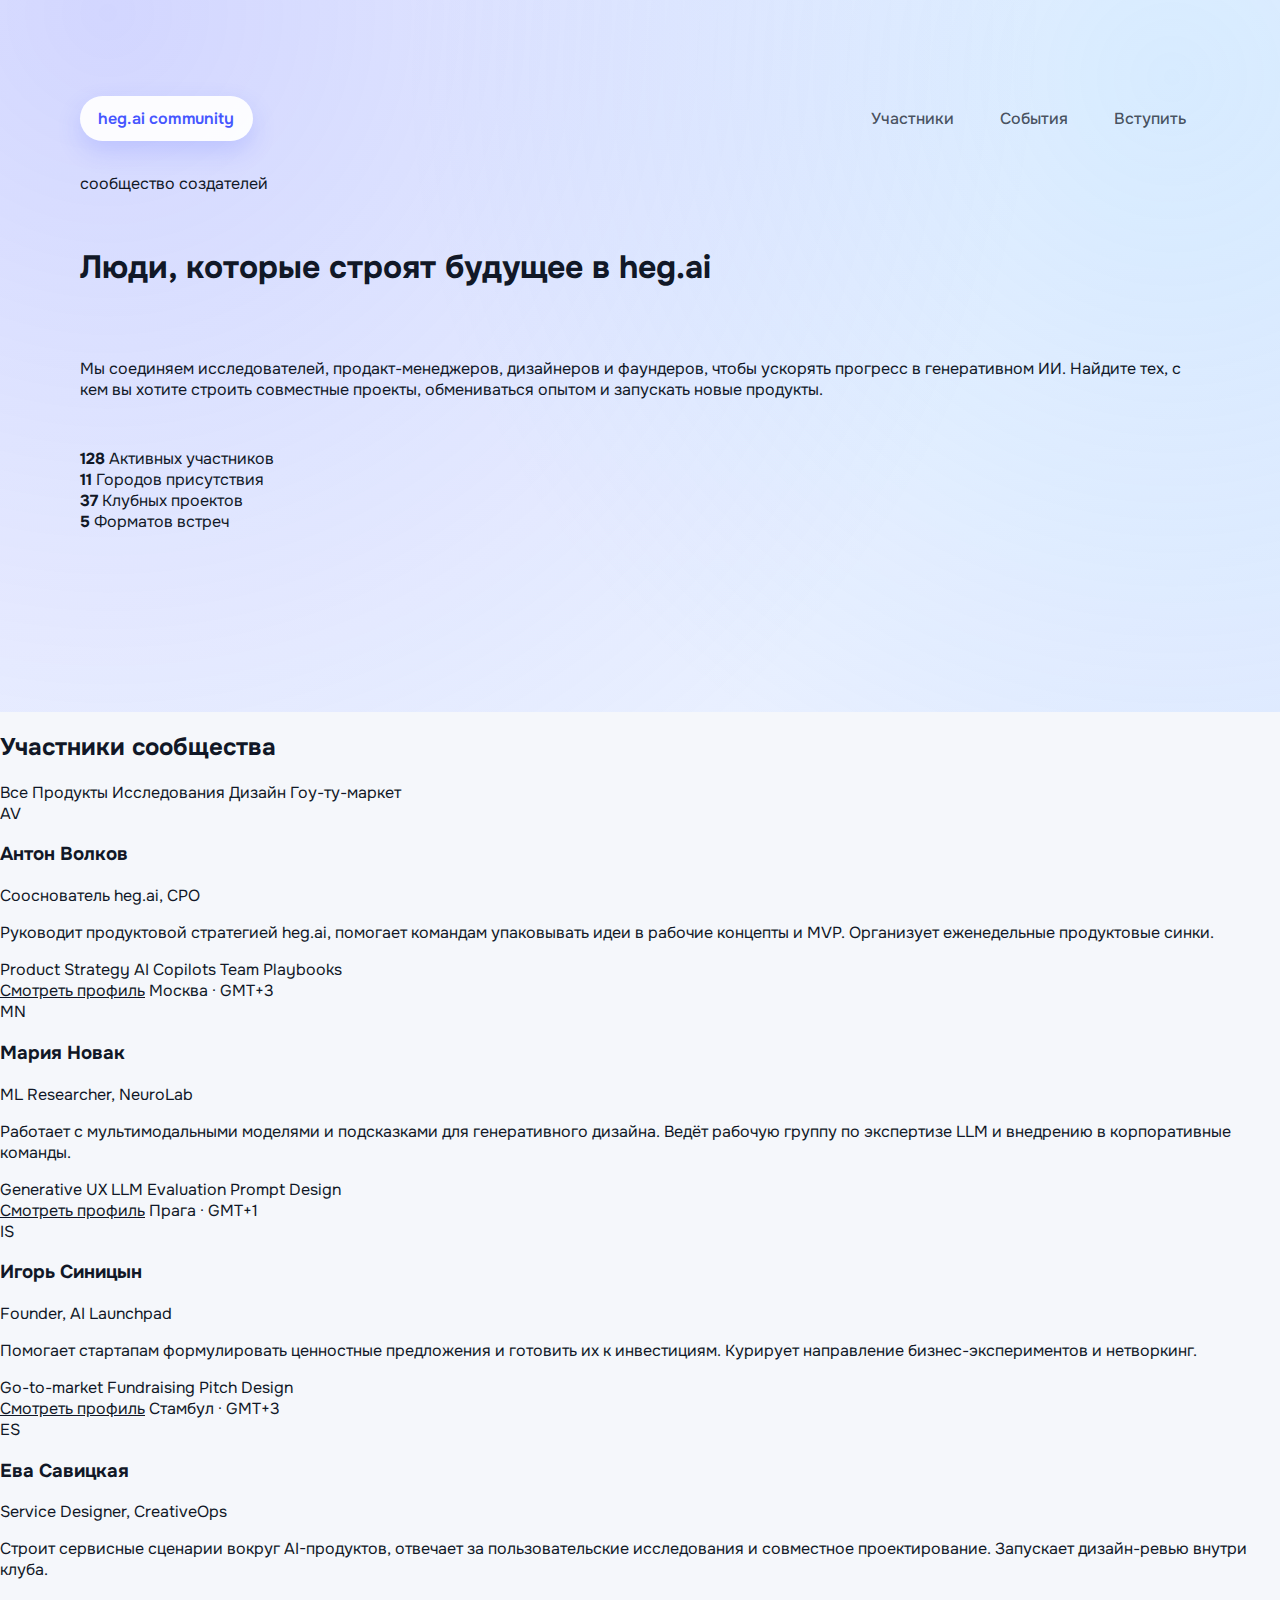
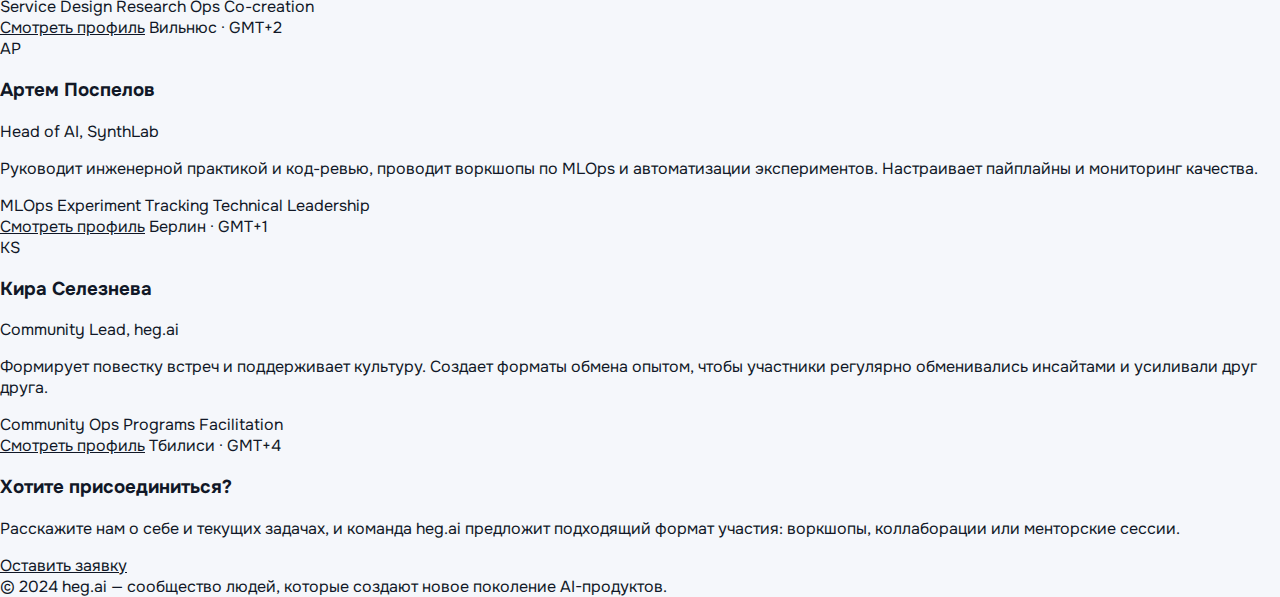
<file: index.html>
<!DOCTYPE html>
<html lang="ru">
  <head>
    <meta charset="UTF-8" />
    <meta name="viewport" content="width=device-width, initial-scale=1" />
    <title>Участники сообщества heg.ai</title>
    <link rel="preconnect" href="https://fonts.googleapis.com" />
    <link rel="preconnect" href="https://fonts.gstatic.com" crossorigin />
    <link
      href="https://fonts.googleapis.com/css2?family=Onest:wght@400;500;600;700&display=swap"
      rel="stylesheet"
    />
    <link rel="stylesheet" href="assets/styles.css" />
  </head>
  <body>
    <div class="page">
      <header>
        <div class="hero">
          <nav>
            <span class="logo">heg.ai community</span>
            <div class="nav-links">
              <a href="#participants">Участники</a>
              <a href="#events">События</a>
              <a href="#join">Вступить</a>
            </div>
          </nav>

          <div class="hero-eyebrow">сообщество создателей</div>
          <h1>Люди, которые строят будущее в heg.ai</h1>
          <p class="hero-description">
            Мы соединяем исследователей, продакт-менеджеров, дизайнеров и фаундеров,
            чтобы ускорять прогресс в генеративном ИИ. Найдите тех, с кем вы хотите
            строить совместные проекты, обмениваться опытом и запускать новые продукты.
          </p>

          <div class="hero-stats">
            <article class="stat-card">
              <strong>128</strong>
              <span>Активных участников</span>
            </article>
            <article class="stat-card">
              <strong>11</strong>
              <span>Городов присутствия</span>
            </article>
            <article class="stat-card">
              <strong>37</strong>
              <span>Клубных проектов</span>
            </article>
            <article class="stat-card">
              <strong>5</strong>
              <span>Форматов встреч</span>
            </article>
          </div>
        </div>
      </header>

      <main>
        <section id="participants" class="section">
          <div class="participants-surface">
            <div class="section-header">
              <h2>Участники сообщества</h2>
              <div class="filter-chips">
                <span class="chip is-active">Все</span>
                <span class="chip">Продукты</span>
                <span class="chip">Исследования</span>
                <span class="chip">Дизайн</span>
                <span class="chip">Гоу-ту-маркет</span>
              </div>
            </div>

            <div class="participants-grid">
            <article class="participant-card">
              <div class="participant-header">
                <div class="avatar">AV</div>
                <div>
                  <h3>Антон Волков</h3>
                  <p class="participant-role">Сооснователь heg.ai, CPO</p>
                </div>
              </div>
              <p>
                Руководит продуктовой стратегией heg.ai, помогает командам упаковывать идеи в
                рабочие концепты и MVP. Организует еженедельные продуктовые синки.
              </p>
              <div class="participant-tags">
                <span class="tag">Product Strategy</span>
                <span class="tag">AI Copilots</span>
                <span class="tag">Team Playbooks</span>
              </div>
              <div class="card-footer">
                <a href="participant.html">Смотреть профиль</a>
                <span>Москва · GMT+3</span>
              </div>
            </article>

            <article class="participant-card">
              <div class="participant-header">
                <div class="avatar">MN</div>
                <div>
                  <h3>Мария Новак</h3>
                  <p class="participant-role">ML Researcher, NeuroLab</p>
                </div>
              </div>
              <p>
                Работает с мультимодальными моделями и подсказками для генеративного дизайна.
                Ведёт рабочую группу по экспертизе LLM и внедрению в корпоративные команды.
              </p>
              <div class="participant-tags">
                <span class="tag">Generative UX</span>
                <span class="tag">LLM Evaluation</span>
                <span class="tag">Prompt Design</span>
              </div>
              <div class="card-footer">
                <a href="participant-maria-novak.html">Смотреть профиль</a>
                <span>Прага · GMT+1</span>
              </div>
            </article>

            <article class="participant-card">
              <div class="participant-header">
                <div class="avatar">IS</div>
                <div>
                  <h3>Игорь Синицын</h3>
                  <p class="participant-role">Founder, AI Launchpad</p>
                </div>
              </div>
              <p>
                Помогает стартапам формулировать ценностные предложения и готовить их к
                инвестициям. Курирует направление бизнес-экспериментов и нетворкинг.
              </p>
              <div class="participant-tags">
                <span class="tag">Go-to-market</span>
                <span class="tag">Fundraising</span>
                <span class="tag">Pitch Design</span>
              </div>
              <div class="card-footer">
                <a href="participant-igor-sinicyn.html">Смотреть профиль</a>
                <span>Стамбул · GMT+3</span>
              </div>
            </article>

            <article class="participant-card">
              <div class="participant-header">
                <div class="avatar">ES</div>
                <div>
                  <h3>Ева Савицкая</h3>
                  <p class="participant-role">Service Designer, CreativeOps</p>
                </div>
              </div>
              <p>
                Строит сервисные сценарии вокруг AI-продуктов, отвечает за пользовательские
                исследования и совместное проектирование. Запускает дизайн-ревью внутри клуба.
              </p>
              <div class="participant-tags">
                <span class="tag">Service Design</span>
                <span class="tag">Research Ops</span>
                <span class="tag">Co-creation</span>
              </div>
              <div class="card-footer">
                <a href="participant-eva-savitskaya.html">Смотреть профиль</a>
                <span>Вильнюс · GMT+2</span>
              </div>
            </article>

            <article class="participant-card">
              <div class="participant-header">
                <div class="avatar">AP</div>
                <div>
                  <h3>Артем Поспелов</h3>
                  <p class="participant-role">Head of AI, SynthLab</p>
                </div>
              </div>
              <p>
                Руководит инженерной практикой и код-ревью, проводит воркшопы по MLOps и
                автоматизации экспериментов. Настраивает пайплайны и мониторинг качества.
              </p>
              <div class="participant-tags">
                <span class="tag">MLOps</span>
                <span class="tag">Experiment Tracking</span>
                <span class="tag">Technical Leadership</span>
              </div>
              <div class="card-footer">
                <a href="participant-artem-pospelov.html">Смотреть профиль</a>
                <span>Берлин · GMT+1</span>
              </div>
            </article>

            <article class="participant-card">
              <div class="participant-header">
                <div class="avatar">KS</div>
                <div>
                  <h3>Кира Селезнева</h3>
                  <p class="participant-role">Community Lead, heg.ai</p>
                </div>
              </div>
              <p>
                Формирует повестку встреч и поддерживает культуру. Создает форматы обмена опытом,
                чтобы участники регулярно обменивались инсайтами и усиливали друг друга.
              </p>
              <div class="participant-tags">
                <span class="tag">Community Ops</span>
                <span class="tag">Programs</span>
                <span class="tag">Facilitation</span>
              </div>
              <div class="card-footer">
                <a href="participant-kira-selezneva.html">Смотреть профиль</a>
                <span>Тбилиси · GMT+4</span>
              </div>
            </article>
            </div>

            <div id="join" class="callout">
              <div>
                <h3>Хотите присоединиться?</h3>
                <p>
                  Расскажите нам о себе и текущих задачах, и команда heg.ai предложит подходящий
                  формат участия: воркшопы, коллаборации или менторские сессии.
                </p>
              </div>
              <a href="mailto:hello@heg.ai">Оставить заявку</a>
            </div>
          </div>
        </section>
      </main>

      <footer>
        © 2024 heg.ai — сообщество людей, которые создают новое поколение AI-продуктов.
      </footer>
    </div>
  </body>
</html>
</file>
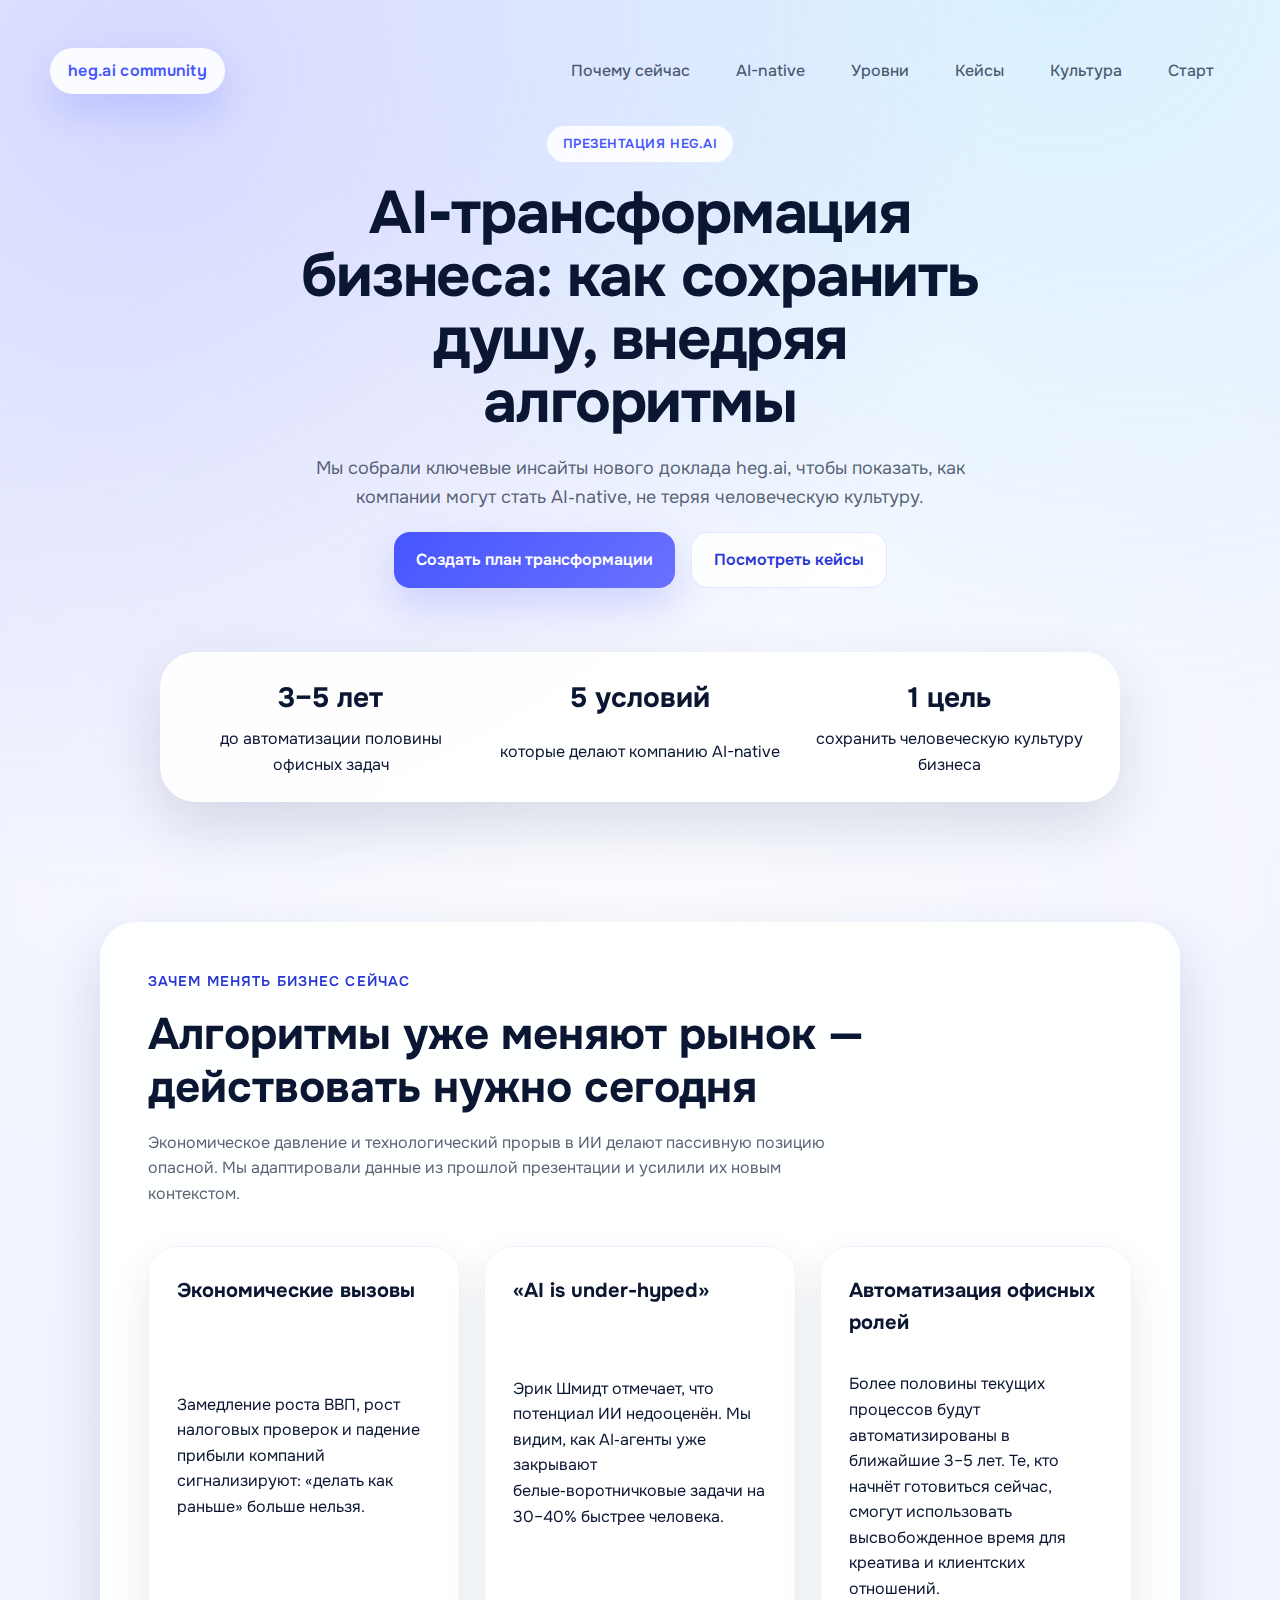
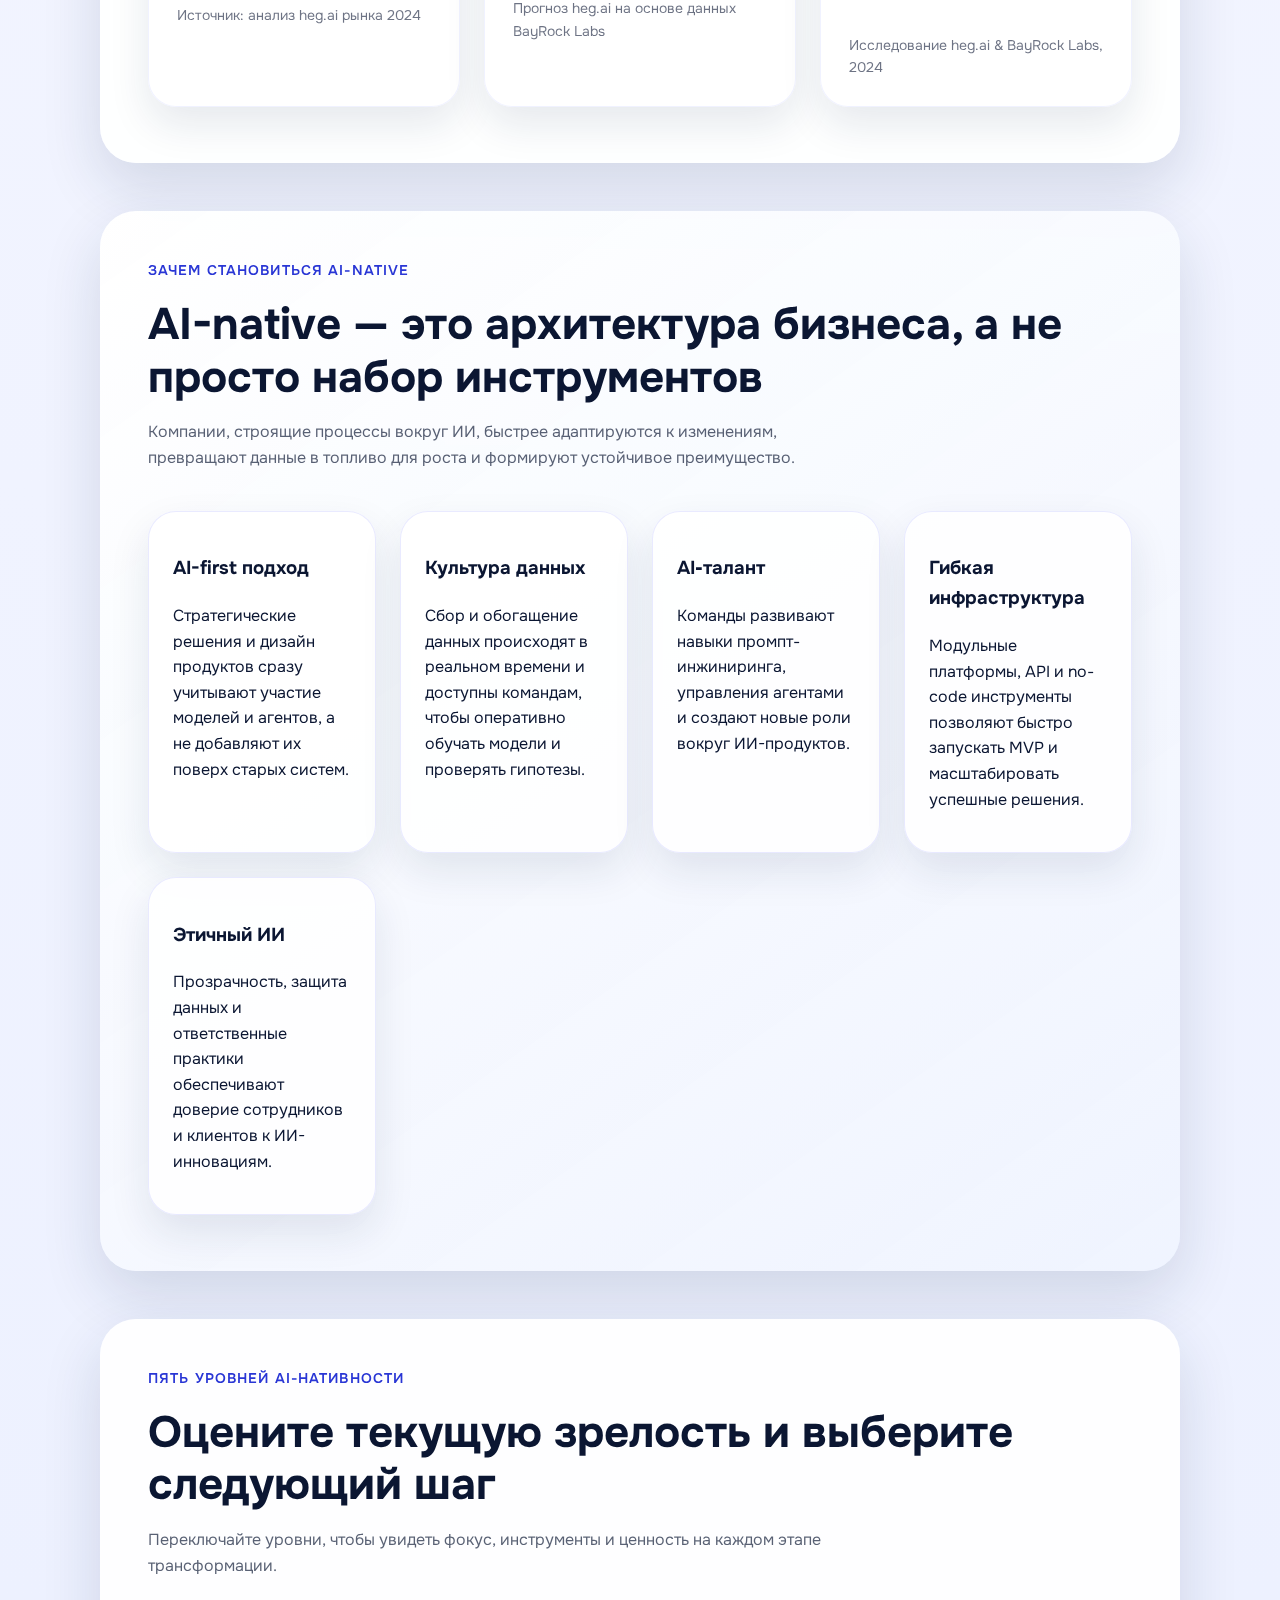
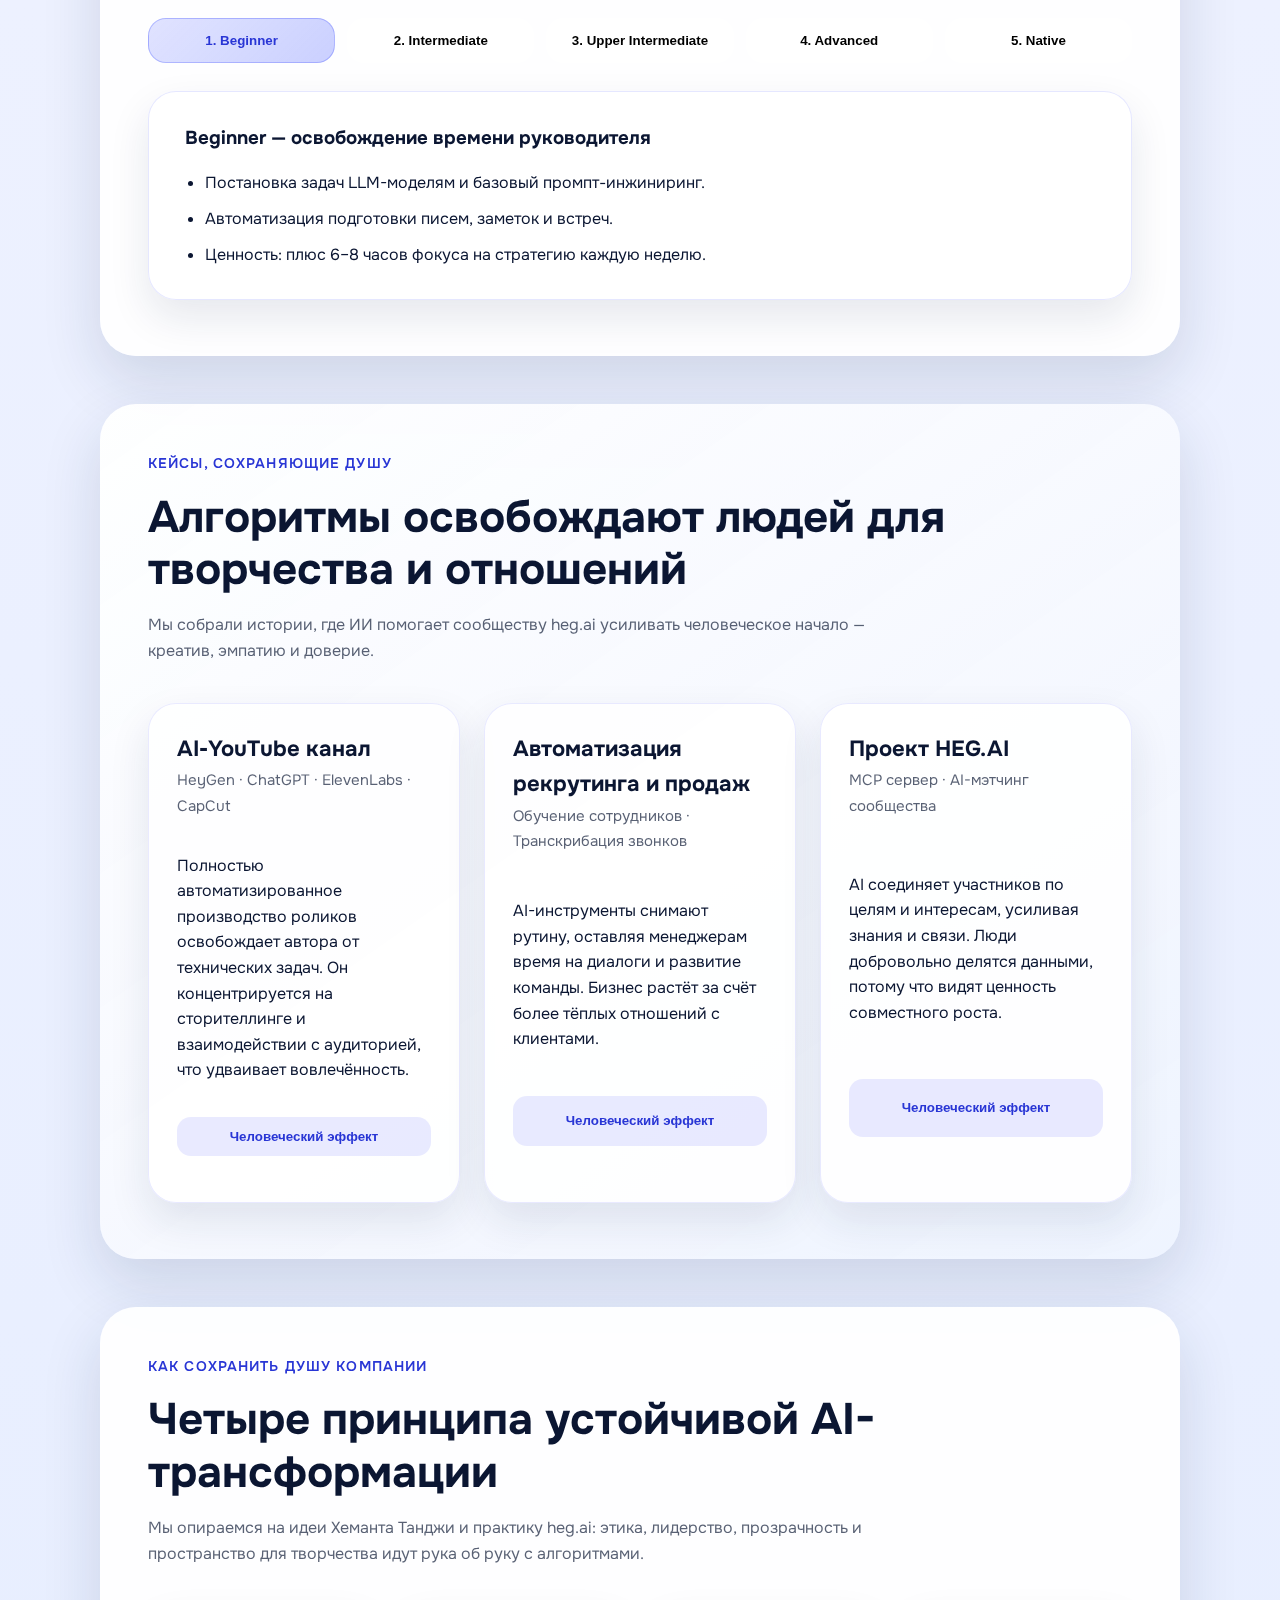
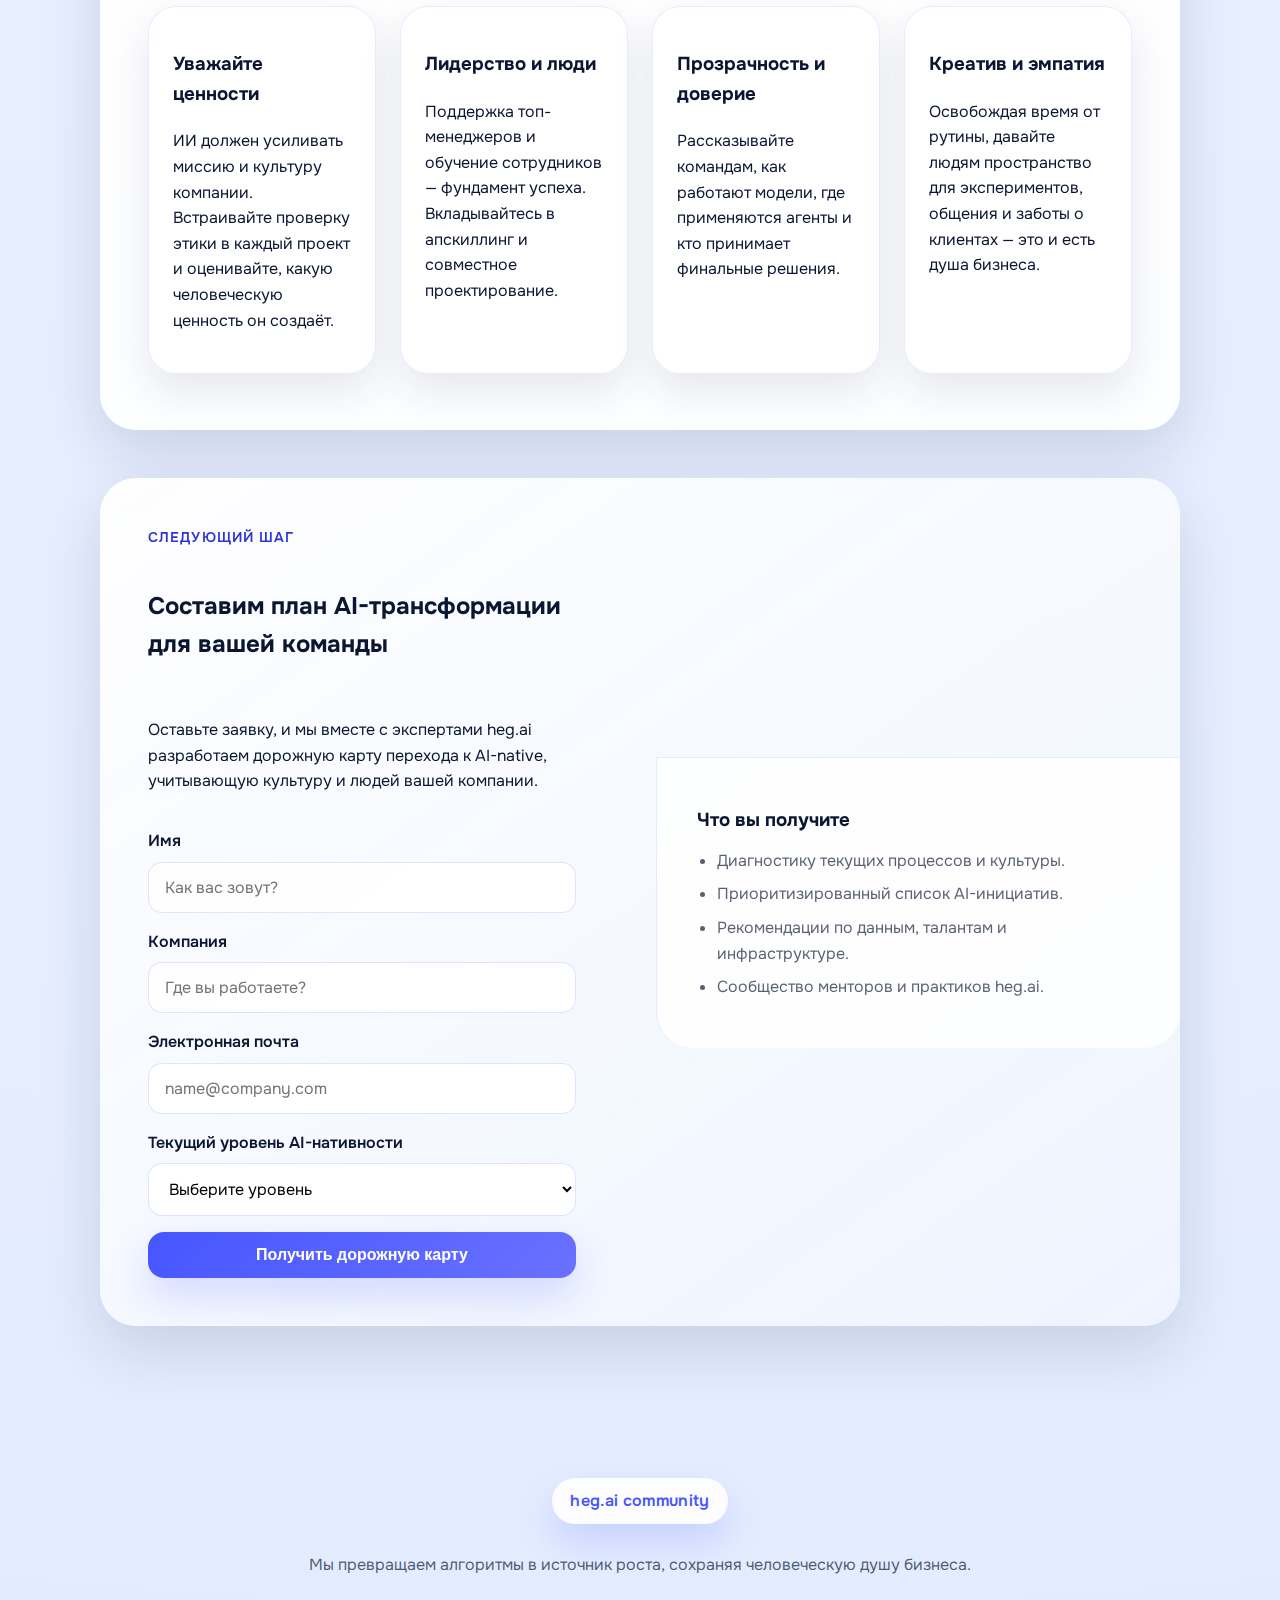
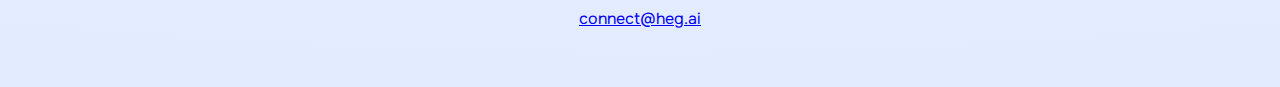
<file: ai-transformation.html>
<!DOCTYPE html>
<html lang="ru">
  <head>
    <meta charset="UTF-8" />
    <meta name="viewport" content="width=device-width, initial-scale=1" />
    <title>AI-трансформация бизнеса — heg.ai community</title>
    <link rel="preconnect" href="https://fonts.googleapis.com" />
    <link rel="preconnect" href="https://fonts.gstatic.com" crossorigin />
    <link
      href="https://fonts.googleapis.com/css2?family=Onest:wght@400;500;600;700&display=swap"
      rel="stylesheet"
    />
    <link rel="stylesheet" href="assets/transformation.css" />
  </head>
  <body>
    <div class="page">
      <header class="hero">
        <nav class="top-nav">
          <span class="logo">heg.ai community</span>
          <div class="nav-links">
            <a href="#why-now">Почему сейчас</a>
            <a href="#ai-native">AI-native</a>
            <a href="#levels">Уровни</a>
            <a href="#cases">Кейсы</a>
            <a href="#culture">Культура</a>
            <a href="#cta">Старт</a>
          </div>
        </nav>

        <div class="hero-content">
          <div class="hero-eyebrow">презентация heg.ai</div>
          <h1>AI‑трансформация бизнеса: как сохранить душу, внедряя алгоритмы</h1>
          <p>
            Мы собрали ключевые инсайты нового доклада heg.ai, чтобы показать, как
            компании могут стать AI‑native, не теряя человеческую культуру.
          </p>
          <div class="hero-actions">
            <a class="button button-primary" href="#cta">Создать план трансформации</a>
            <a class="button button-ghost" href="#cases">Посмотреть кейсы</a>
          </div>
        </div>

        <div class="hero-metrics">
          <article>
            <strong>3–5 лет</strong>
            <span>до автоматизации половины офисных задач</span>
          </article>
          <article>
            <strong>5 условий</strong>
            <span>которые делают компанию AI-native</span>
          </article>
          <article>
            <strong>1 цель</strong>
            <span>сохранить человеческую культуру бизнеса</span>
          </article>
        </div>
      </header>

      <main>
        <section id="why-now" class="section surface">
          <div class="section-header">
            <div class="eyebrow">Зачем менять бизнес сейчас</div>
            <h2>Алгоритмы уже меняют рынок — действовать нужно сегодня</h2>
            <p>
              Экономическое давление и технологический прорыв в ИИ делают пассивную
              позицию опасной. Мы адаптировали данные из прошлой презентации и
              усилили их новым контекстом.
            </p>
          </div>

          <div class="insight-grid">
            <article class="insight-card">
              <h3>Экономические вызовы</h3>
              <p>
                Замедление роста ВВП, рост налоговых проверок и падение прибыли
                компаний сигнализируют: «делать как раньше» больше нельзя.
              </p>
              <footer>Источник: анализ heg.ai рынка 2024</footer>
            </article>
            <article class="insight-card">
              <h3>«AI is under-hyped»</h3>
              <p>
                Эрик Шмидт отмечает, что потенциал ИИ недооценён. Мы видим, как AI‑агенты
                уже закрывают белые‑воротничковые задачи на 30–40% быстрее человека.
              </p>
              <footer>Прогноз heg.ai на основе данных BayRock Labs</footer>
            </article>
            <article class="insight-card">
              <h3>Автоматизация офисных ролей</h3>
              <p>
                Более половины текущих процессов будут автоматизированы в ближайшие 3–5 лет.
                Те, кто начнёт готовиться сейчас, смогут использовать высвобожденное время
                для креатива и клиентских отношений.
              </p>
              <footer>Исследование heg.ai &amp; BayRock Labs, 2024</footer>
            </article>
          </div>
        </section>

        <section id="ai-native" class="section surface gradient">
          <div class="section-header">
            <div class="eyebrow">Зачем становиться AI-native</div>
            <h2>AI-native — это архитектура бизнеса, а не просто набор инструментов</h2>
            <p>
              Компании, строящие процессы вокруг ИИ, быстрее адаптируются к изменениям,
              превращают данные в топливо для роста и формируют устойчивое преимущество.
            </p>
          </div>

          <div class="pillars">
            <article class="pillar">
              <h3>AI-first подход</h3>
              <p>
                Стратегические решения и дизайн продуктов сразу учитывают участие моделей
                и агентов, а не добавляют их поверх старых систем.
              </p>
            </article>
            <article class="pillar">
              <h3>Культура данных</h3>
              <p>
                Сбор и обогащение данных происходят в реальном времени и доступны командам,
                чтобы оперативно обучать модели и проверять гипотезы.
              </p>
            </article>
            <article class="pillar">
              <h3>AI‑талант</h3>
              <p>
                Команды развивают навыки промпт-инжиниринга, управления агентами и
                создают новые роли вокруг ИИ-продуктов.
              </p>
            </article>
            <article class="pillar">
              <h3>Гибкая инфраструктура</h3>
              <p>
                Модульные платформы, API и no-code инструменты позволяют быстро запускать
                MVP и масштабировать успешные решения.
              </p>
            </article>
            <article class="pillar">
              <h3>Этичный ИИ</h3>
              <p>
                Прозрачность, защита данных и ответственные практики обеспечивают доверие
                сотрудников и клиентов к ИИ-инновациям.
              </p>
            </article>
          </div>
        </section>

        <section id="levels" class="section surface">
          <div class="section-header">
            <div class="eyebrow">Пять уровней AI-нативности</div>
            <h2>Оцените текущую зрелость и выберите следующий шаг</h2>
            <p>
              Переключайте уровни, чтобы увидеть фокус, инструменты и ценность на каждом
              этапе трансформации.
            </p>
          </div>

          <div class="levels">
            <div class="level-tabs" role="tablist">
              <button
                id="level-tab-1"
                class="level-tab is-active"
                data-level="1"
                role="tab"
                aria-selected="true"
                aria-controls="level-panel-1"
              >
                1. Beginner
              </button>
              <button
                id="level-tab-2"
                class="level-tab"
                data-level="2"
                role="tab"
                aria-selected="false"
                aria-controls="level-panel-2"
                tabindex="-1"
              >
                2. Intermediate
              </button>
              <button
                id="level-tab-3"
                class="level-tab"
                data-level="3"
                role="tab"
                aria-selected="false"
                aria-controls="level-panel-3"
                tabindex="-1"
              >
                3. Upper Intermediate
              </button>
              <button
                id="level-tab-4"
                class="level-tab"
                data-level="4"
                role="tab"
                aria-selected="false"
                aria-controls="level-panel-4"
                tabindex="-1"
              >
                4. Advanced
              </button>
              <button
                id="level-tab-5"
                class="level-tab"
                data-level="5"
                role="tab"
                aria-selected="false"
                aria-controls="level-panel-5"
                tabindex="-1"
              >
                5. Native
              </button>
            </div>
            <div class="level-panels">
              <article
                class="level-panel is-active"
                data-level="1"
                id="level-panel-1"
                role="tabpanel"
                aria-labelledby="level-tab-1"
              >
                <h3>Beginner — освобождение времени руководителя</h3>
                <ul>
                  <li>Постановка задач LLM-моделям и базовый промпт-инжиниринг.</li>
                  <li>Автоматизация подготовки писем, заметок и встреч.</li>
                  <li>Ценность: плюс 6–8 часов фокуса на стратегию каждую неделю.</li>
                </ul>
              </article>
              <article
                class="level-panel"
                data-level="2"
                id="level-panel-2"
                role="tabpanel"
                aria-labelledby="level-tab-2"
                hidden
              >
                <h3>Intermediate — специализированные инструменты</h3>
                <ul>
                  <li>Gamma, Tome, Perplexity и другие сервисы ускоряют исследования.</li>
                  <li>Создание презентаций и материалов в 2 раза быстрее.</li>
                  <li>Ценность: рост скорости вывода инициатив на рынок.</li>
                </ul>
              </article>
              <article
                class="level-panel"
                data-level="3"
                id="level-panel-3"
                role="tabpanel"
                aria-labelledby="level-tab-3"
                hidden
              >
                <h3>Upper Intermediate — без-кодовые автоматизации</h3>
                <ul>
                  <li>n8n, Make.com и автопайплайны устраняют человеческий фактор.</li>
                  <li>Стандартизация процессов продаж, рекрутинга и поддержки.</li>
                  <li>Ценность: стабильное качество сервиса при масштабировании.</li>
                </ul>
              </article>
              <article
                class="level-panel"
                data-level="4"
                id="level-panel-4"
                role="tabpanel"
                aria-labelledby="level-tab-4"
                hidden
              >
                <h3>Advanced — быстрые MVP с AI-редакторами кода</h3>
                <ul>
                  <li>Запуск внутренних инструментов за дни, а не месяцы.</li>
                  <li>Гибкое тестирование гипотез благодаря генеративным дев-инструментам.</li>
                  <li>Ценность: снижение стоимости экспериментов и time-to-value.</li>
                </ul>
              </article>
              <article
                class="level-panel"
                data-level="5"
                id="level-panel-5"
                role="tabpanel"
                aria-labelledby="level-tab-5"
                hidden
              >
                <h3>Native — AI-first продукты и RAG-архитектуры</h3>
                <ul>
                  <li>Использование LangChain, MCP и кастомных деплой-платформ.</li>
                  <li>Адаптивные агенты, которые учатся на данных компании.</li>
                  <li>Ценность: непрерывное улучшение опыта клиентов и сотрудников.</li>
                </ul>
              </article>
            </div>
          </div>
        </section>

        <section id="cases" class="section surface gradient">
          <div class="section-header">
            <div class="eyebrow">Кейсы, сохраняющие душу</div>
            <h2>Алгоритмы освобождают людей для творчества и отношений</h2>
            <p>
              Мы собрали истории, где ИИ помогает сообществу heg.ai усиливать человеческое
              начало — креатив, эмпатию и доверие.
            </p>
          </div>

          <div class="case-grid">
            <article class="case-card">
              <div class="case-header">
                <h3>AI‑YouTube канал</h3>
                <span>HeyGen · ChatGPT · ElevenLabs · CapCut</span>
              </div>
              <p>
                Полностью автоматизированное производство роликов освобождает автора от
                технических задач. Он концентрируется на сторителлинге и взаимодействии с
                аудиторией, что удваивает вовлечённость.
              </p>
              <button
                class="case-toggle"
                data-target="case-1"
                aria-controls="case-1"
              >
                Человеческий эффект
              </button>
              <div class="case-detail" id="case-1">
                <p>
                  Участники отмечают рост подписок благодаря личным историям. Алгоритмы
                  лишь ускоряют цикл идей → сценарий → публикация.
                </p>
              </div>
            </article>
            <article class="case-card">
              <div class="case-header">
                <h3>Автоматизация рекрутинга и продаж</h3>
                <span>Обучение сотрудников · Транскрибация звонков</span>
              </div>
              <p>
                AI-инструменты снимают рутину, оставляя менеджерам время на диалоги и
                развитие команды. Бизнес растёт за счёт более тёплых отношений с клиентами.
              </p>
              <button
                class="case-toggle"
                data-target="case-2"
                aria-controls="case-2"
              >
                Человеческий эффект
              </button>
              <div class="case-detail" id="case-2">
                <p>
                  Менеджеры фокусируются на эмпатии и экспертизе, потому что автоматизированы
                  брифы и анализ обратной связи. Удовлетворённость клиентов выросла на 22%.
                </p>
              </div>
            </article>
            <article class="case-card">
              <div class="case-header">
                <h3>Проект HEG.AI</h3>
                <span>MCP сервер · AI-мэтчинг сообщества</span>
              </div>
              <p>
                AI соединяет участников по целям и интересам, усиливая знания и связи. Люди
                добровольно делятся данными, потому что видят ценность совместного роста.
              </p>
              <button
                class="case-toggle"
                data-target="case-3"
                aria-controls="case-3"
              >
                Человеческий эффект
              </button>
              <div class="case-detail" id="case-3">
                <p>
                  Каждый мэтч усиливает базу знаний. AI выступает как фасилитатор доверия,
                  а не замена общения.
                </p>
              </div>
            </article>
          </div>
        </section>

        <section id="culture" class="section surface">
          <div class="section-header">
            <div class="eyebrow">Как сохранить душу компании</div>
            <h2>Четыре принципа устойчивой AI-трансформации</h2>
            <p>
              Мы опираемся на идеи Хеманта Танджи и практику heg.ai: этика, лидерство,
              прозрачность и пространство для творчества идут рука об руку с алгоритмами.
            </p>
          </div>

          <div class="principles">
            <article>
              <h3>Уважайте ценности</h3>
              <p>
                ИИ должен усиливать миссию и культуру компании. Встраивайте проверку этики в
                каждый проект и оценивайте, какую человеческую ценность он создаёт.
              </p>
            </article>
            <article>
              <h3>Лидерство и люди</h3>
              <p>
                Поддержка топ-менеджеров и обучение сотрудников — фундамент успеха.
                Вкладывайтесь в апскиллинг и совместное проектирование.
              </p>
            </article>
            <article>
              <h3>Прозрачность и доверие</h3>
              <p>
                Рассказывайте командам, как работают модели, где применяются агенты и кто
                принимает финальные решения.
              </p>
            </article>
            <article>
              <h3>Креатив и эмпатия</h3>
              <p>
                Освобождая время от рутины, давайте людям пространство для экспериментов,
                общения и заботы о клиентах — это и есть душа бизнеса.
              </p>
            </article>
          </div>
        </section>

        <section id="cta" class="section surface gradient cta">
          <div class="cta-content">
            <div class="eyebrow">Следующий шаг</div>
            <h2>Составим план AI-трансформации для вашей команды</h2>
            <p>
              Оставьте заявку, и мы вместе с экспертами heg.ai разработаем дорожную карту
              перехода к AI-native, учитывающую культуру и людей вашей компании.
            </p>
            <form class="cta-form">
              <label>
                <span>Имя</span>
                <input type="text" name="name" placeholder="Как вас зовут?" required />
              </label>
              <label>
                <span>Компания</span>
                <input type="text" name="company" placeholder="Где вы работаете?" required />
              </label>
              <label>
                <span>Электронная почта</span>
                <input type="email" name="email" placeholder="name@company.com" required />
              </label>
              <label class="select">
                <span>Текущий уровень AI-нативности</span>
                <select name="level" required>
                  <option value="">Выберите уровень</option>
                  <option value="1">1 — Beginner</option>
                  <option value="2">2 — Intermediate</option>
                  <option value="3">3 — Upper Intermediate</option>
                  <option value="4">4 — Advanced</option>
                  <option value="5">5 — Native</option>
                </select>
              </label>
              <button type="submit" class="button button-primary">Получить дорожную карту</button>
            </form>
          </div>
          <aside class="cta-aside">
            <h3>Что вы получите</h3>
            <ul>
              <li>Диагностику текущих процессов и культуры.</li>
              <li>Приоритизированный список AI-инициатив.</li>
              <li>Рекомендации по данным, талантам и инфраструктуре.</li>
              <li>Сообщество менторов и практиков heg.ai.</li>
            </ul>
          </aside>
        </section>
      </main>

      <footer class="footer">
        <div class="footer-content">
          <span class="logo">heg.ai community</span>
          <p>Мы превращаем алгоритмы в источник роста, сохраняя человеческую душу бизнеса.</p>
          <a href="mailto:connect@heg.ai">connect@heg.ai</a>
        </div>
      </footer>
    </div>

    <script src="assets/transformation.js" defer></script>
  </body>
</html>
</file>
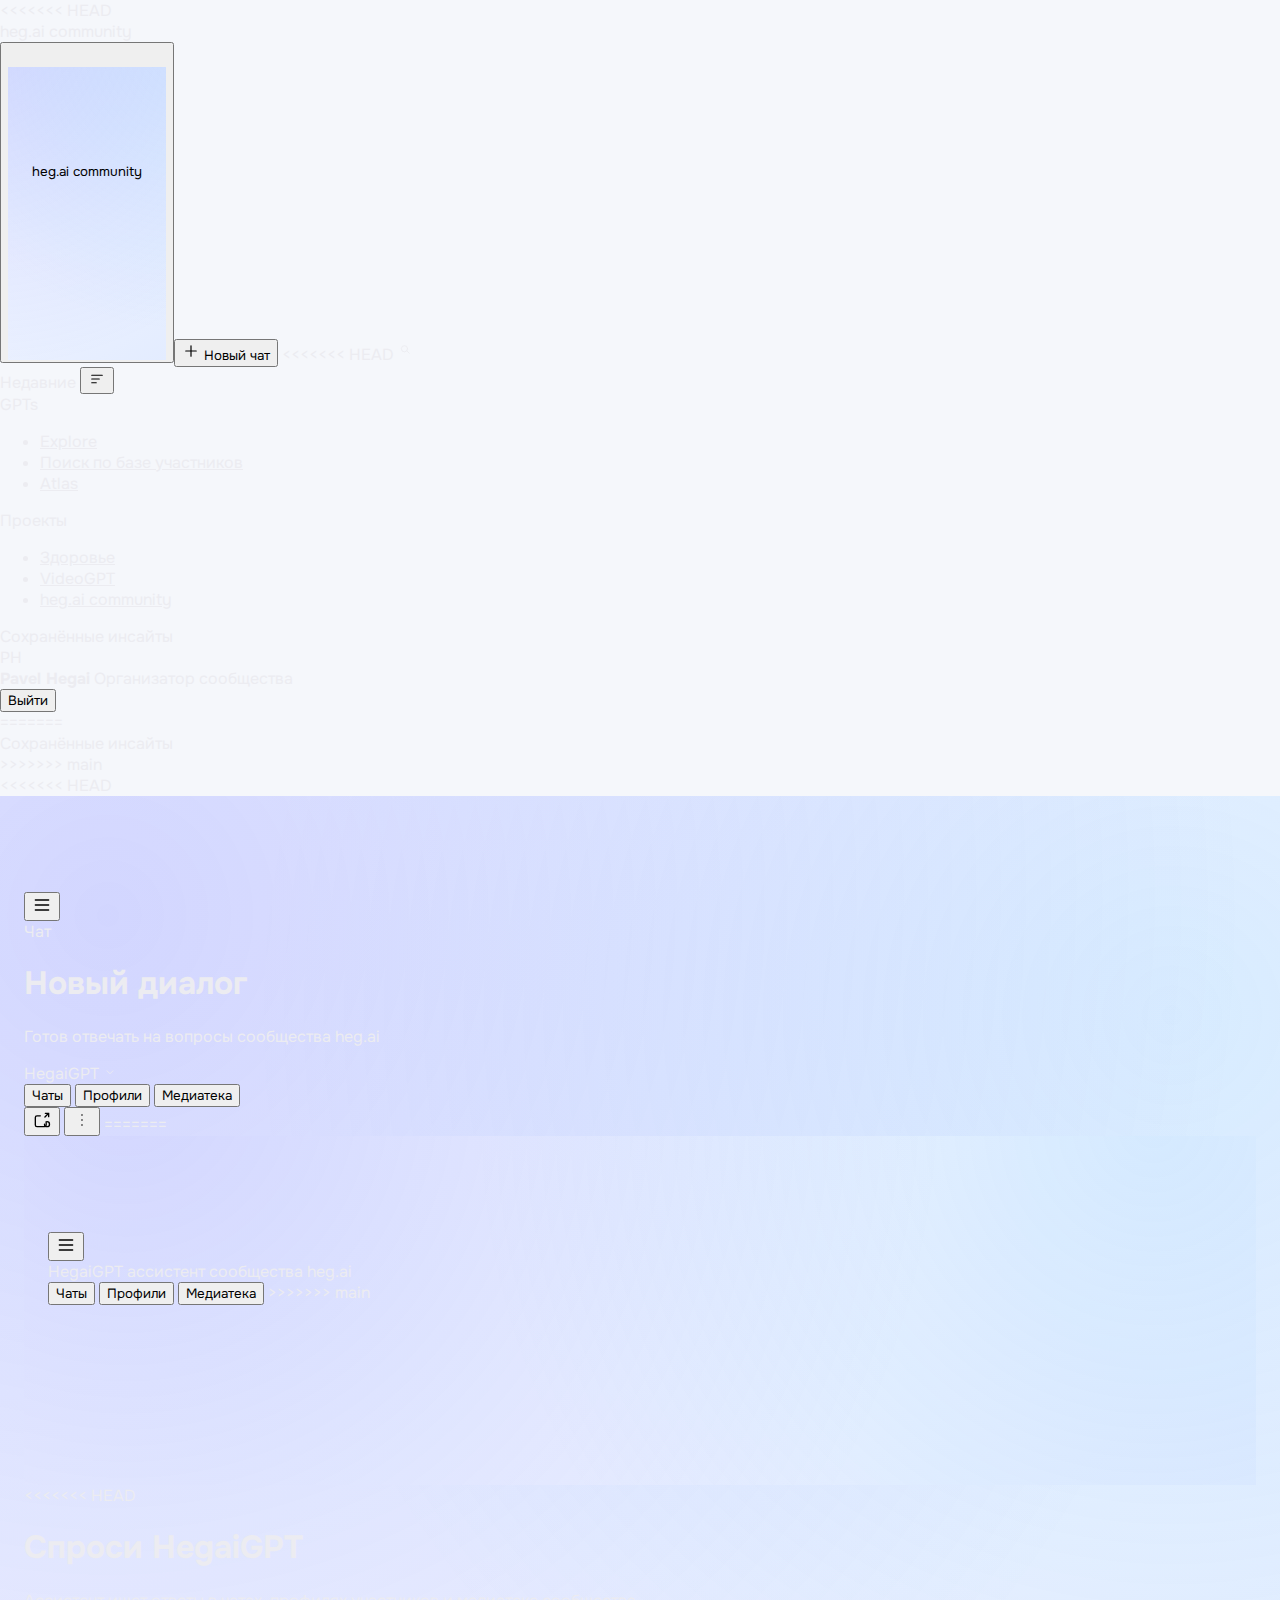
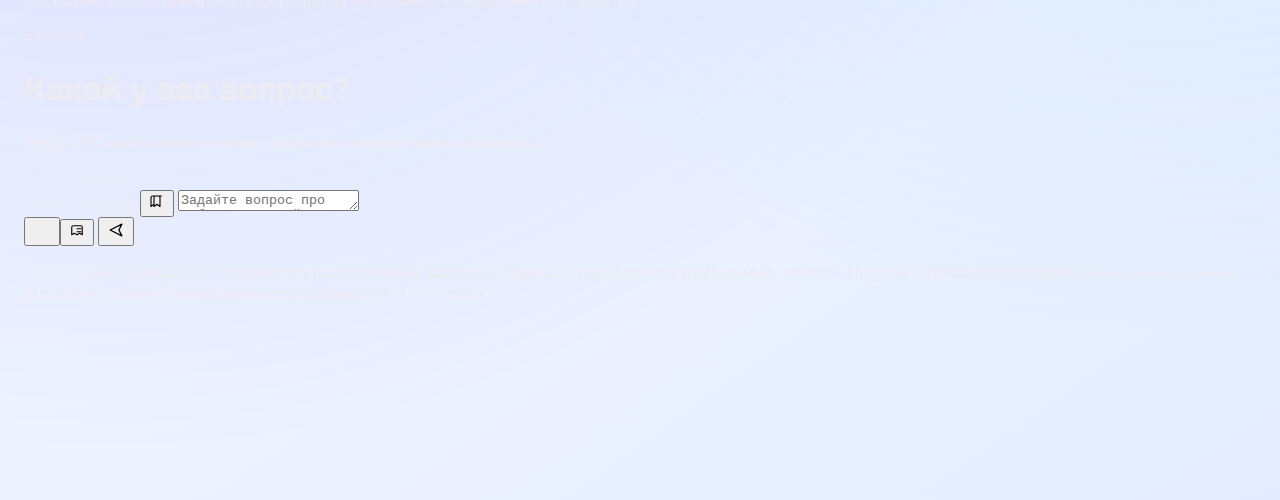
<file: hegai-gpt.html>
<!DOCTYPE html>
<html lang="ru">
  <head>
    <meta charset="UTF-8" />
    <meta name="viewport" content="width=device-width, initial-scale=1" />
    <title>HegaiGPT — ассистент сообщества heg.ai</title>
    <link rel="preconnect" href="https://fonts.googleapis.com" />
    <link rel="preconnect" href="https://fonts.gstatic.com" crossorigin />
    <link
      href="https://fonts.googleapis.com/css2?family=Onest:wght@400;500;600;700&display=swap"
      rel="stylesheet"
    />
    <link rel="stylesheet" href="assets/styles.css" />
  </head>
  <body class="hegai-gpt">
<<<<<<< HEAD
    <div class="chatgpt-shell">
      <aside class="sidebar" id="sidebar">
        <div class="sidebar-inner">
          <div class="sidebar-header">
            <div class="workspace-badge">
              <span class="workspace-name">heg.ai</span>
              <span class="workspace-label">community</span>
            </div>
            <button class="sidebar-new" id="new-conversation" type="button">
              <svg viewBox="0 0 24 24" width="18" height="18" fill="none" aria-hidden="true">
=======
    <div class="chatgpt-app">
      <aside class="sidebar" id="sidebar">
        <div class="sidebar-inner">
          <header class="sidebar-header">
            <div class="sidebar-logo">heg.ai community</div>
            <button class="sidebar-new" id="new-conversation">
              <svg
                viewBox="0 0 24 24"
                width="18"
                height="18"
                fill="none"
                aria-hidden="true"
              >
>>>>>>> main
                <path
                  d="M12 5v14m7-7H5"
                  stroke="currentColor"
                  stroke-width="1.6"
                  stroke-linecap="round"
                />
              </svg>
              Новый чат
            </button>
            <label class="sidebar-search">
<<<<<<< HEAD
              <svg width="18" height="18" viewBox="0 0 24 24" fill="none" aria-hidden="true">
=======
              <input
                type="search"
                id="conversation-search"
                placeholder="Поиск по истории"
              />
              <svg
                width="18"
                height="18"
                viewBox="0 0 24 24"
                fill="none"
                aria-hidden="true"
              >
>>>>>>> main
                <path
                  d="m20 20-4.35-4.35m1.35-3.65a5.5 5.5 0 1 1-11 0 5.5 5.5 0 0 1 11 0Z"
                  stroke="currentColor"
                  stroke-width="1.6"
                  stroke-linecap="round"
                  stroke-linejoin="round"
                />
              </svg>
<<<<<<< HEAD
              <input type="search" id="conversation-search" placeholder="Поиск по истории" />
            </label>
          </div>

          <div class="sidebar-scroll">
            <section class="sidebar-section">
              <div class="sidebar-heading">
                <span>Недавние</span>
                <button type="button" class="sidebar-icon" aria-label="Управление списком диалогов">
                  <svg width="18" height="18" viewBox="0 0 24 24" fill="none" aria-hidden="true">
                    <path
                      d="M5 7h14M5 12h10M5 17h6"
                      stroke="currentColor"
                      stroke-width="1.6"
                      stroke-linecap="round"
                    />
                  </svg>
                </button>
              </div>
              <nav class="conversation-list" id="conversation-list"></nav>
            </section>

            <section class="sidebar-section">
              <div class="sidebar-heading">GPTs</div>
              <ul class="sidebar-links">
                <li><a href="#">Explore</a></li>
                <li><a href="#">Поиск по базе участников</a></li>
                <li><a href="#">Atlas</a></li>
              </ul>
            </section>

            <section class="sidebar-section">
              <div class="sidebar-heading">Проекты</div>
              <ul class="sidebar-links">
                <li><a href="#">Здоровье</a></li>
                <li><a href="#">VideoGPT</a></li>
                <li><a href="#">heg.ai community</a></li>
              </ul>
            </section>
          </div>

          <footer class="sidebar-footer">
            <div class="footer-group">
              <div class="footer-title">Сохранённые инсайты</div>
              <div class="insight-list" id="insight-list"></div>
            </div>
            <div class="account-card">
              <div class="account-avatar">PH</div>
              <div class="account-meta">
                <strong>Pavel Hegai</strong>
                <span>Организатор сообщества</span>
              </div>
              <button type="button" class="ghost account-signout">Выйти</button>
            </div>
=======
            </label>
          </header>

          <nav class="conversation-list" id="conversation-list"></nav>

          <footer class="sidebar-footer">
            <div class="footer-title">Сохранённые инсайты</div>
            <div class="insight-list" id="insight-list"></div>
>>>>>>> main
          </footer>
        </div>
      </aside>
      <div class="sidebar-backdrop" id="sidebar-backdrop"></div>

<<<<<<< HEAD
      <main class="chat-panel">
        <header class="chat-header">
          <button class="icon-button" id="sidebar-toggle" aria-label="Открыть меню">
            <svg viewBox="0 0 24 24" width="20" height="20" fill="none" aria-hidden="true">
              <path d="M4 6h16M4 12h16M4 18h16" stroke="currentColor" stroke-width="1.6" stroke-linecap="round" />
            </svg>
          </button>
          <div class="header-context">
            <span class="header-breadcrumb">Чат</span>
            <h1 id="active-conversation-title">Новый диалог</h1>
            <p id="active-conversation-meta">Готов отвечать на вопросы сообщества heg.ai</p>
          </div>
          <div class="header-controls">
            <div class="model-chip" role="button" tabindex="0" aria-label="Выбрать модель">
              <span>HegaiGPT</span>
              <svg width="14" height="14" viewBox="0 0 24 24" fill="none" aria-hidden="true">
                <path d="m7 10 5 5 5-5" stroke="currentColor" stroke-width="1.6" stroke-linecap="round" stroke-linejoin="round" />
              </svg>
            </div>
            <div class="source-toggles" id="source-toggles">
              <button class="source-toggle is-active" data-source="chats">Чаты</button>
              <button class="source-toggle is-active" data-source="profiles">Профили</button>
              <button class="source-toggle is-active" data-source="media">Медиатека</button>
            </div>
            <button class="icon-button" type="button" aria-label="Поделиться диалогом">
              <svg width="20" height="20" viewBox="0 0 24 24" fill="none" aria-hidden="true">
                <path
                  d="M15.5 8.5 20 4m0 0h-4m4 0v4m-2 6a3 3 0 1 1-3 3"
                  stroke="currentColor"
                  stroke-width="1.6"
                  stroke-linecap="round"
                  stroke-linejoin="round"
                />
                <path
                  d="M10 7H6a2 2 0 0 0-2 2v9a2 2 0 0 0 2 2h9a2 2 0 0 0 2-2v-4"
                  stroke="currentColor"
                  stroke-width="1.6"
                  stroke-linecap="round"
                  stroke-linejoin="round"
                />
              </svg>
            </button>
            <button class="icon-button" type="button" aria-label="Дополнительные действия">
              <svg width="20" height="20" viewBox="0 0 24 24" fill="none" aria-hidden="true">
                <path d="M12 5a1 1 0 1 1 0 2 1 1 0 0 1 0-2Zm0 6a1 1 0 1 1 0 2 1 1 0 0 1 0-2Zm0 6a1 1 0 1 1 0 2 1 1 0 0 1 0-2Z" fill="currentColor" />
              </svg>
            </button>
=======
      <main class="conversation-area">
        <header class="top-bar">
          <button class="icon-button" id="sidebar-toggle" aria-label="Открыть меню">
            <svg viewBox="0 0 24 24" width="20" height="20" fill="none" aria-hidden="true">
              <path
                d="M4 6h16M4 12h16M4 18h16"
                stroke="currentColor"
                stroke-width="1.6"
                stroke-linecap="round"
              />
            </svg>
          </button>
          <div class="top-bar-title">
            <span class="model-name">HegaiGPT</span>
            <span class="model-subtitle">ассистент сообщества heg.ai</span>
          </div>
          <div class="source-toggles" id="source-toggles">
            <button class="source-toggle is-active" data-source="chats">Чаты</button>
            <button class="source-toggle is-active" data-source="profiles">Профили</button>
            <button class="source-toggle is-active" data-source="media">Медиатека</button>
>>>>>>> main
          </div>
        </header>

        <section class="message-scroll" id="message-scroll">
          <div class="empty-state" id="empty-state">
            <div class="empty-card">
<<<<<<< HEAD
              <h1>Спроси HegaiGPT</h1>
              <p>Ассистент ищет ответы в чатах, профилях участников и медиатеке сообщества.</p>
=======
              <h1>Какой у вас вопрос?</h1>
              <p>HegaiGPT ищет ответы в чатах, профилях и медиатеке сообщества.</p>
>>>>>>> main
              <div class="quick-prompts" id="empty-prompts"></div>
            </div>
          </div>

          <div class="message-list" id="message-list"></div>
        </section>

        <section class="prompt-shelf" id="prompt-suggestions"></section>

        <footer class="composer">
          <form id="composer-form" autocomplete="off">
            <div class="composer-surface">
<<<<<<< HEAD
              <button
                type="button"
                class="composer-icon"
                id="insert-summary"
                aria-label="Вставить шаблон отчёта"
                title="Вставить шаблон отчёта"
              >
                <svg width="18" height="18" viewBox="0 0 24 24" fill="none" aria-hidden="true">
                  <path
                    d="M18 4h-8a2 2 0 0 0-2 2v12l4-3 4 3V6a2 2 0 0 0-2-2Zm-8 0H6a2 2 0 0 0-2 2v12l3-2.25"
                    stroke="currentColor"
                    stroke-width="1.5"
                    stroke-linecap="round"
                    stroke-linejoin="round"
                  />
                </svg>
              </button>
              <textarea
                id="composer-input"
                rows="1"
                placeholder="Задайте вопрос про события и людей в heg.ai"
              ></textarea>
              <div class="composer-buttons">
                <button type="submit" class="composer-send" aria-label="Отправить">
                  <svg width="20" height="20" viewBox="0 0 24 24" fill="none" aria-hidden="true">
=======
              <textarea
                id="composer-input"
                rows="1"
                placeholder="Спросите, что происходило в сообществе на этой неделе..."
              ></textarea>
              <div class="composer-buttons">
                <button
                  type="button"
                  class="composer-icon"
                  id="insert-summary"
                  aria-label="Вставить шаблон отчёта"
                  title="Вставить шаблон отчёта"
                >
                  <svg
                    width="18"
                    height="18"
                    viewBox="0 0 24 24"
                    fill="none"
                    aria-hidden="true"
                  >
                    <path
                      d="M17 9h-5m5 4h-5m-1-8H7a2 2 0 0 0-2 2v10l3.5-2 3.5 2 3.5-2 3.5 2V7a2 2 0 0 0-2-2Z"
                      stroke="currentColor"
                      stroke-width="1.5"
                      stroke-linecap="round"
                      stroke-linejoin="round"
                    />
                  </svg>
                </button>
                <button type="submit" class="composer-send" aria-label="Отправить">
                  <svg
                    width="20"
                    height="20"
                    viewBox="0 0 24 24"
                    fill="none"
                    aria-hidden="true"
                  >
>>>>>>> main
                    <path
                      d="m5 12 14-7-3.5 7L19 19 5 12Z"
                      stroke="currentColor"
                      stroke-width="1.6"
                      stroke-linecap="round"
                      stroke-linejoin="round"
                    />
                  </svg>
                </button>
              </div>
            </div>
          </form>
          <p class="composer-hint">
<<<<<<< HEAD
            HegaiGPT готовится к подключению Supabase. Сейчас ответы демонстрационные.
=======
            HegaiGPT готовится к подключению живых данных Supabase. Ответы сейчас демонстрационные.
>>>>>>> main
          </p>
        </footer>
      </main>
    </div>

    <script src="assets/hegai-gpt.js" type="module"></script>
  </body>
</html>
</file>
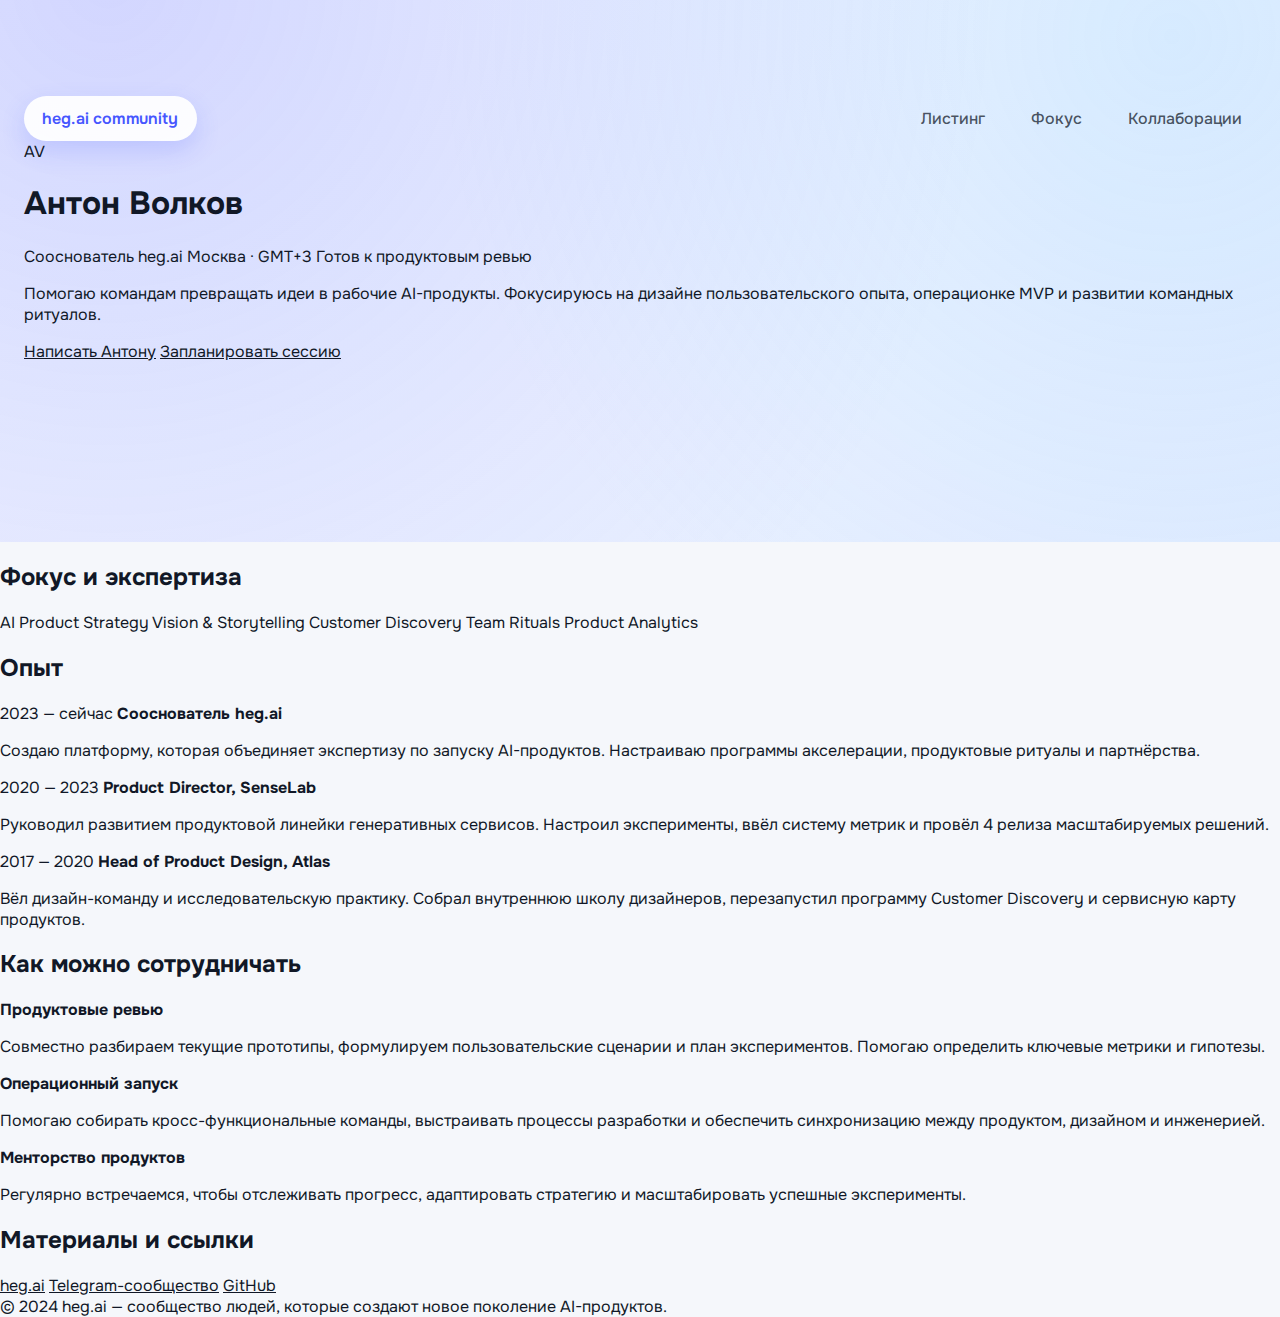
<file: participant-anton-volkov.html>
<!DOCTYPE html>
<html lang="ru">
  <head>
    <meta charset="UTF-8" />
    <meta name="viewport" content="width=device-width, initial-scale=1" />
    <title>Профиль участника heg.ai</title>
    <link rel="preconnect" href="https://fonts.googleapis.com" />
    <link rel="preconnect" href="https://fonts.gstatic.com" crossorigin />
    <link
      href="https://fonts.googleapis.com/css2?family=Onest:wght@400;500;600;700&display=swap"
      rel="stylesheet"
    />
    <link rel="stylesheet" href="assets/styles.css" />
  </head>
  <body>
    <div class="page">
      <header>
        <div class="profile-hero">
          <nav>
            <span class="logo">heg.ai community</span>
            <div class="nav-links">
              <a href="index.html">Листинг</a>
              <a href="#focus">Фокус</a>
              <a href="#connect">Коллаборации</a>
            </div>
          </nav>

          <div class="profile-header">
            <div class="profile-avatar">AV</div>
            <div>
              <h1 class="profile-name">Антон Волков</h1>
              <div class="profile-meta">
                <span>Сооснователь heg.ai</span>
                <span>Москва · GMT+3</span>
                <span>Готов к продуктовым ревью</span>
              </div>
              <p class="profile-summary">
                Помогаю командам превращать идеи в рабочие AI-продукты. Фокусируюсь на дизайне
                пользовательского опыта, операционке MVP и развитии командных ритуалов.
              </p>
              <div class="profile-actions">
                <a class="primary" href="mailto:anton@heg.ai">Написать Антону</a>
                <a class="ghost" href="#connect">Запланировать сессию</a>
              </div>
            </div>
          </div>
        </div>
      </header>

      <main class="profile-content">
        <section id="focus" class="profile-section">
          <h2>Фокус и экспертиза</h2>
          <div class="focus-tags">
            <span>AI Product Strategy</span>
            <span>Vision &amp; Storytelling</span>
            <span>Customer Discovery</span>
            <span>Team Rituals</span>
            <span>Product Analytics</span>
          </div>
        </section>

        <section class="profile-section">
          <h2>Опыт</h2>
          <div class="timeline">
            <article class="timeline-item">
              <span>2023 — сейчас</span>
              <strong>Сооснователь heg.ai</strong>
              <p>
                Создаю платформу, которая объединяет экспертизу по запуску AI-продуктов. Настраиваю
                программы акселерации, продуктовые ритуалы и партнёрства.
              </p>
            </article>
            <article class="timeline-item">
              <span>2020 — 2023</span>
              <strong>Product Director, SenseLab</strong>
              <p>
                Руководил развитием продуктовой линейки генеративных сервисов. Настроил эксперименты,
                ввёл систему метрик и провёл 4 релиза масштабируемых решений.
              </p>
            </article>
            <article class="timeline-item">
              <span>2017 — 2020</span>
              <strong>Head of Product Design, Atlas</strong>
              <p>
                Вёл дизайн-команду и исследовательскую практику. Собрал внутреннюю школу дизайнеров,
                перезапустил программу Customer Discovery и сервисную карту продуктов.
              </p>
            </article>
          </div>
        </section>

        <section id="connect" class="profile-section">
          <h2>Как можно сотрудничать</h2>
          <div class="collaboration">
            <article class="collaboration-card">
              <strong>Продуктовые ревью</strong>
              <p>
                Совместно разбираем текущие прототипы, формулируем пользовательские сценарии и план
                экспериментов. Помогаю определить ключевые метрики и гипотезы.
              </p>
            </article>
            <article class="collaboration-card">
              <strong>Операционный запуск</strong>
              <p>
                Помогаю собирать кросс-функциональные команды, выстраивать процессы разработки и
                обеспечить синхронизацию между продуктом, дизайном и инженерией.
              </p>
            </article>
            <article class="collaboration-card">
              <strong>Менторство продуктов</strong>
              <p>
                Регулярно встречаемся, чтобы отслеживать прогресс, адаптировать стратегию и масштабировать
                успешные эксперименты.
              </p>
            </article>
          </div>
        </section>

        <section class="profile-section">
          <h2>Материалы и ссылки</h2>
          <div class="resources">
            <a href="https://heg.ai" target="_blank" rel="noreferrer">heg.ai</a>
            <a href="https://t.me/hegcommunity" target="_blank" rel="noreferrer">Telegram-сообщество</a>
            <a href="https://github.com/heg-ai" target="_blank" rel="noreferrer">GitHub</a>
          </div>
        </section>
      </main>

      <footer>
        © 2024 heg.ai — сообщество людей, которые создают новое поколение AI-продуктов.
      </footer>
    </div>
  </body>
</html>
</file>
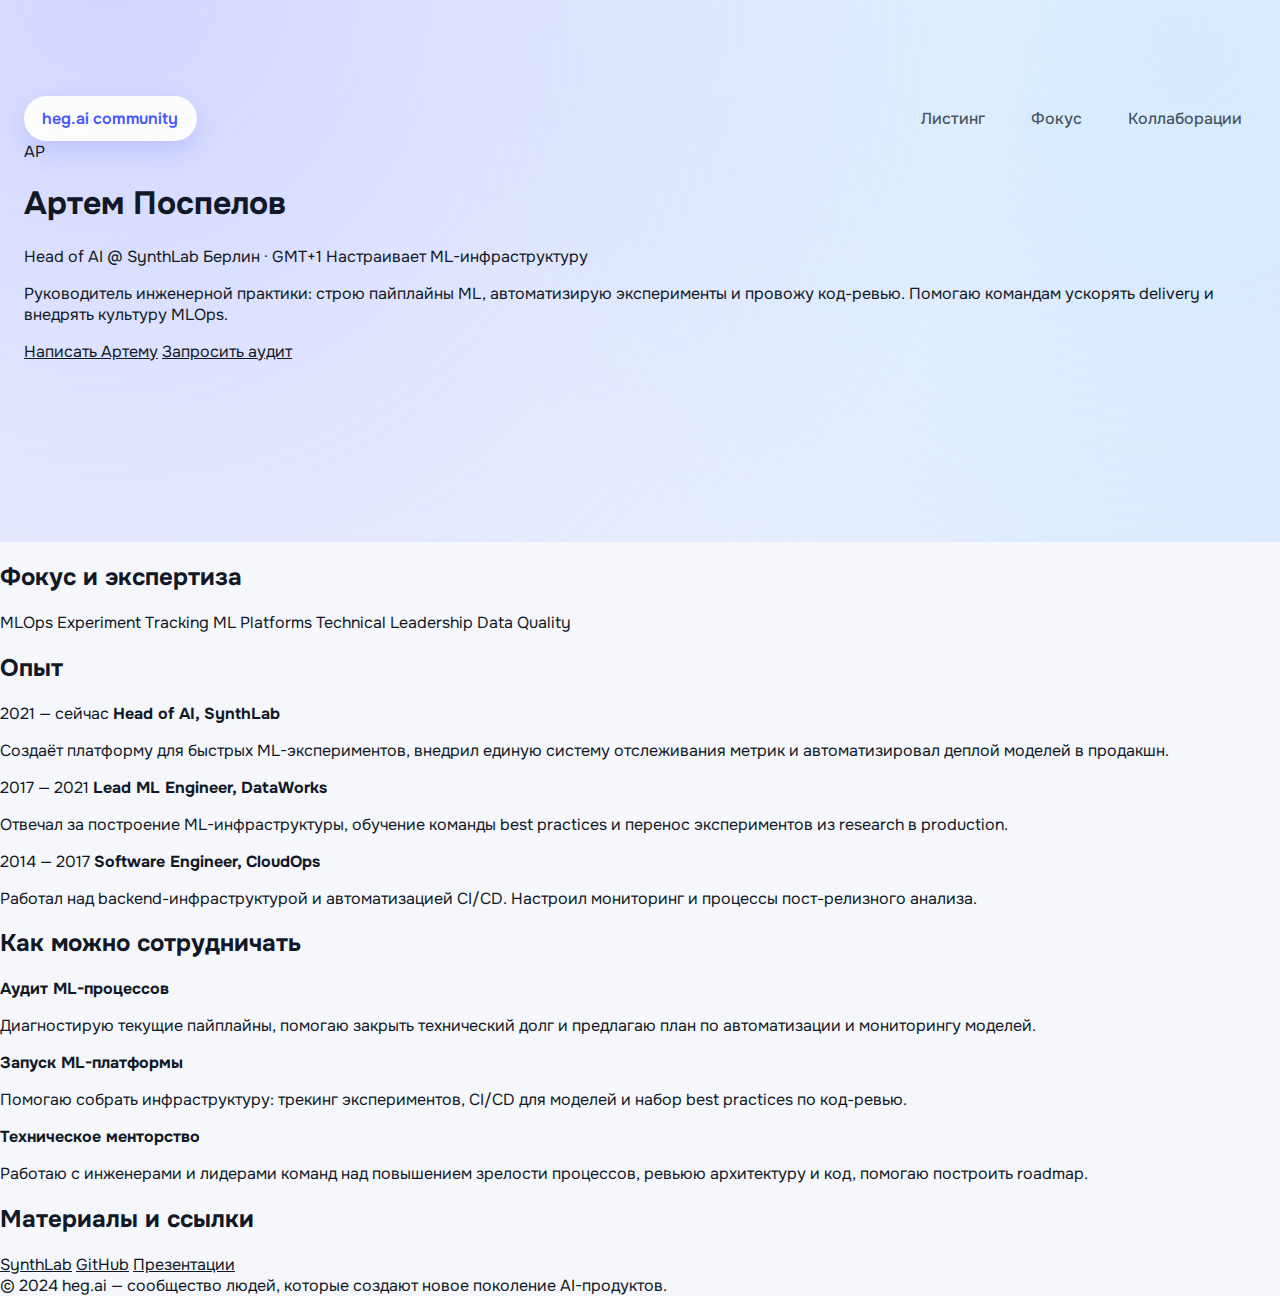
<file: participant-artem-pospelov.html>
<!DOCTYPE html>
<html lang="ru">
  <head>
    <meta charset="UTF-8" />
    <meta name="viewport" content="width=device-width, initial-scale=1" />
    <title>Артем Поспелов — профиль участника heg.ai</title>
    <link rel="preconnect" href="https://fonts.googleapis.com" />
    <link rel="preconnect" href="https://fonts.gstatic.com" crossorigin />
    <link
      href="https://fonts.googleapis.com/css2?family=Onest:wght@400;500;600;700&display=swap"
      rel="stylesheet"
    />
    <link rel="stylesheet" href="assets/styles.css" />
  </head>
  <body>
    <div class="page">
      <header>
        <div class="profile-hero">
          <nav>
            <span class="logo">heg.ai community</span>
            <div class="nav-links">
              <a href="index.html">Листинг</a>
              <a href="#focus">Фокус</a>
              <a href="#connect">Коллаборации</a>
            </div>
          </nav>

          <div class="profile-header">
            <div class="profile-avatar">AP</div>
            <div>
              <h1 class="profile-name">Артем Поспелов</h1>
              <div class="profile-meta">
                <span>Head of AI @ SynthLab</span>
                <span>Берлин · GMT+1</span>
                <span>Настраивает ML-инфраструктуру</span>
              </div>
              <p class="profile-summary">
                Руководитель инженерной практики: строю пайплайны ML, автоматизирую эксперименты и
                провожу код-ревью. Помогаю командам ускорять delivery и внедрять культуру MLOps.
              </p>
              <div class="profile-actions">
                <a class="primary" href="mailto:artem@synthlab.ai">Написать Артему</a>
                <a class="ghost" href="#connect">Запросить аудит</a>
              </div>
            </div>
          </div>
        </div>
      </header>

      <main class="profile-content">
        <section id="focus" class="profile-section">
          <h2>Фокус и экспертиза</h2>
          <div class="focus-tags">
            <span>MLOps</span>
            <span>Experiment Tracking</span>
            <span>ML Platforms</span>
            <span>Technical Leadership</span>
            <span>Data Quality</span>
          </div>
        </section>

        <section class="profile-section">
          <h2>Опыт</h2>
          <div class="timeline">
            <article class="timeline-item">
              <span>2021 — сейчас</span>
              <strong>Head of AI, SynthLab</strong>
              <p>
                Создаёт платформу для быстрых ML-экспериментов, внедрил единую систему отслеживания
                метрик и автоматизировал деплой моделей в продакшн.
              </p>
            </article>
            <article class="timeline-item">
              <span>2017 — 2021</span>
              <strong>Lead ML Engineer, DataWorks</strong>
              <p>
                Отвечал за построение ML-инфраструктуры, обучение команды best practices и перенос
                экспериментов из research в production.
              </p>
            </article>
            <article class="timeline-item">
              <span>2014 — 2017</span>
              <strong>Software Engineer, CloudOps</strong>
              <p>
                Работал над backend-инфраструктурой и автоматизацией CI/CD. Настроил мониторинг и
                процессы пост-релизного анализа.
              </p>
            </article>
          </div>
        </section>

        <section id="connect" class="profile-section">
          <h2>Как можно сотрудничать</h2>
          <div class="collaboration">
            <article class="collaboration-card">
              <strong>Аудит ML-процессов</strong>
              <p>
                Диагностирую текущие пайплайны, помогаю закрыть технический долг и предлагаю план по
                автоматизации и мониторингу моделей.
              </p>
            </article>
            <article class="collaboration-card">
              <strong>Запуск ML-платформы</strong>
              <p>
                Помогаю собрать инфраструктуру: трекинг экспериментов, CI/CD для моделей и набор
                best practices по код-ревью.
              </p>
            </article>
            <article class="collaboration-card">
              <strong>Техническое менторство</strong>
              <p>
                Работаю с инженерами и лидерами команд над повышением зрелости процессов, ревьюю
                архитектуру и код, помогаю построить roadmap.
              </p>
            </article>
          </div>
        </section>

        <section class="profile-section">
          <h2>Материалы и ссылки</h2>
          <div class="resources">
            <a href="https://synthlab.ai" target="_blank" rel="noreferrer">SynthLab</a>
            <a href="https://github.com/artem-ml" target="_blank" rel="noreferrer">GitHub</a>
            <a href="https://slides.com/artem-pospelov" target="_blank" rel="noreferrer">Презентации</a>
          </div>
        </section>
      </main>

      <footer>
        © 2024 heg.ai — сообщество людей, которые создают новое поколение AI-продуктов.
      </footer>
    </div>
  </body>
</html>
</file>
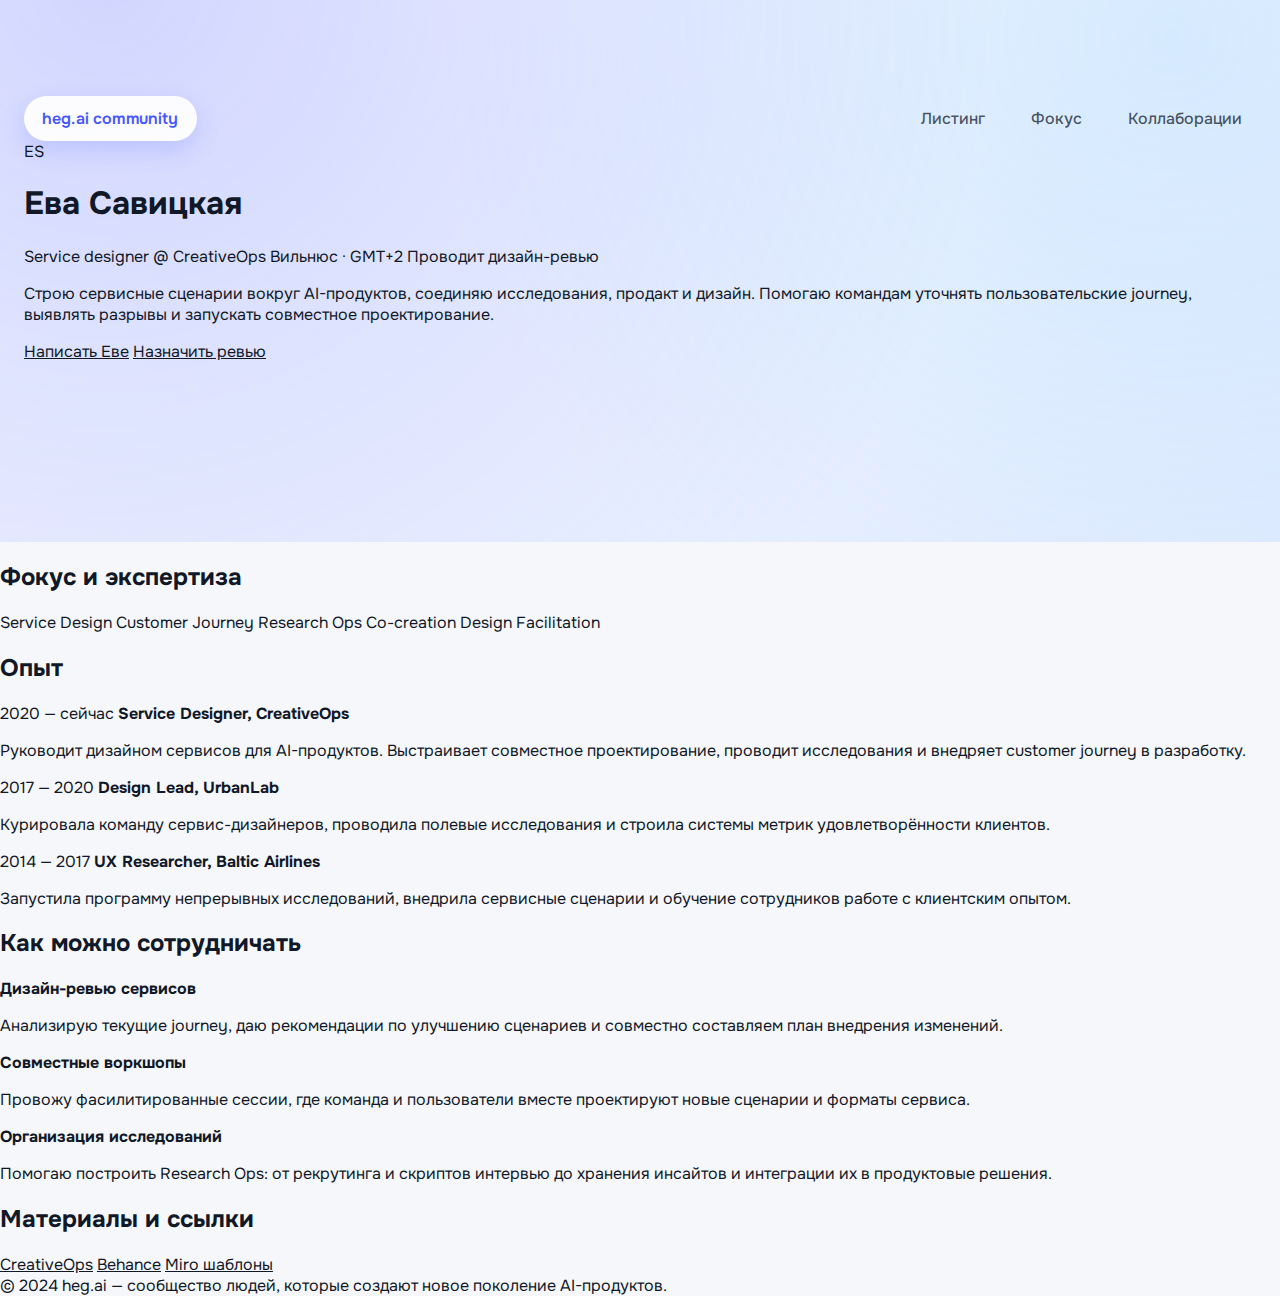
<file: participant-eva-savitskaya.html>
<!DOCTYPE html>
<html lang="ru">
  <head>
    <meta charset="UTF-8" />
    <meta name="viewport" content="width=device-width, initial-scale=1" />
    <title>Ева Савицкая — профиль участника heg.ai</title>
    <link rel="preconnect" href="https://fonts.googleapis.com" />
    <link rel="preconnect" href="https://fonts.gstatic.com" crossorigin />
    <link
      href="https://fonts.googleapis.com/css2?family=Onest:wght@400;500;600;700&display=swap"
      rel="stylesheet"
    />
    <link rel="stylesheet" href="assets/styles.css" />
  </head>
  <body>
    <div class="page">
      <header>
        <div class="profile-hero">
          <nav>
            <span class="logo">heg.ai community</span>
            <div class="nav-links">
              <a href="index.html">Листинг</a>
              <a href="#focus">Фокус</a>
              <a href="#connect">Коллаборации</a>
            </div>
          </nav>

          <div class="profile-header">
            <div class="profile-avatar">ES</div>
            <div>
              <h1 class="profile-name">Ева Савицкая</h1>
              <div class="profile-meta">
                <span>Service designer @ CreativeOps</span>
                <span>Вильнюс · GMT+2</span>
                <span>Проводит дизайн-ревью</span>
              </div>
              <p class="profile-summary">
                Строю сервисные сценарии вокруг AI-продуктов, соединяю исследования, продакт и дизайн.
                Помогаю командам уточнять пользовательские journey, выявлять разрывы и запускать
                совместное проектирование.
              </p>
              <div class="profile-actions">
                <a class="primary" href="mailto:eva@creativeops.studio">Написать Еве</a>
                <a class="ghost" href="#connect">Назначить ревью</a>
              </div>
            </div>
          </div>
        </div>
      </header>

      <main class="profile-content">
        <section id="focus" class="profile-section">
          <h2>Фокус и экспертиза</h2>
          <div class="focus-tags">
            <span>Service Design</span>
            <span>Customer Journey</span>
            <span>Research Ops</span>
            <span>Co-creation</span>
            <span>Design Facilitation</span>
          </div>
        </section>

        <section class="profile-section">
          <h2>Опыт</h2>
          <div class="timeline">
            <article class="timeline-item">
              <span>2020 — сейчас</span>
              <strong>Service Designer, CreativeOps</strong>
              <p>
                Руководит дизайном сервисов для AI-продуктов. Выстраивает совместное проектирование,
                проводит исследования и внедряет customer journey в разработку.
              </p>
            </article>
            <article class="timeline-item">
              <span>2017 — 2020</span>
              <strong>Design Lead, UrbanLab</strong>
              <p>
                Курировала команду сервис-дизайнеров, проводила полевые исследования и строила системы
                метрик удовлетворённости клиентов.
              </p>
            </article>
            <article class="timeline-item">
              <span>2014 — 2017</span>
              <strong>UX Researcher, Baltic Airlines</strong>
              <p>
                Запустила программу непрерывных исследований, внедрила сервисные сценарии и обучение
                сотрудников работе с клиентским опытом.
              </p>
            </article>
          </div>
        </section>

        <section id="connect" class="profile-section">
          <h2>Как можно сотрудничать</h2>
          <div class="collaboration">
            <article class="collaboration-card">
              <strong>Дизайн-ревью сервисов</strong>
              <p>
                Анализирую текущие journey, даю рекомендации по улучшению сценариев и совместно
                составляем план внедрения изменений.
              </p>
            </article>
            <article class="collaboration-card">
              <strong>Совместные воркшопы</strong>
              <p>
                Провожу фасилитированные сессии, где команда и пользователи вместе проектируют новые
                сценарии и форматы сервиса.
              </p>
            </article>
            <article class="collaboration-card">
              <strong>Организация исследований</strong>
              <p>
                Помогаю построить Research Ops: от рекрутинга и скриптов интервью до хранения инсайтов и
                интеграции их в продуктовые решения.
              </p>
            </article>
          </div>
        </section>

        <section class="profile-section">
          <h2>Материалы и ссылки</h2>
          <div class="resources">
            <a href="https://creativeops.studio" target="_blank" rel="noreferrer">CreativeOps</a>
            <a href="https://behance.net/eva-savitskaya" target="_blank" rel="noreferrer">Behance</a>
            <a href="https://miro.com/board/eva-service-design" target="_blank" rel="noreferrer">Miro шаблоны</a>
          </div>
        </section>
      </main>

      <footer>
        © 2024 heg.ai — сообщество людей, которые создают новое поколение AI-продуктов.
      </footer>
    </div>
  </body>
</html>
</file>
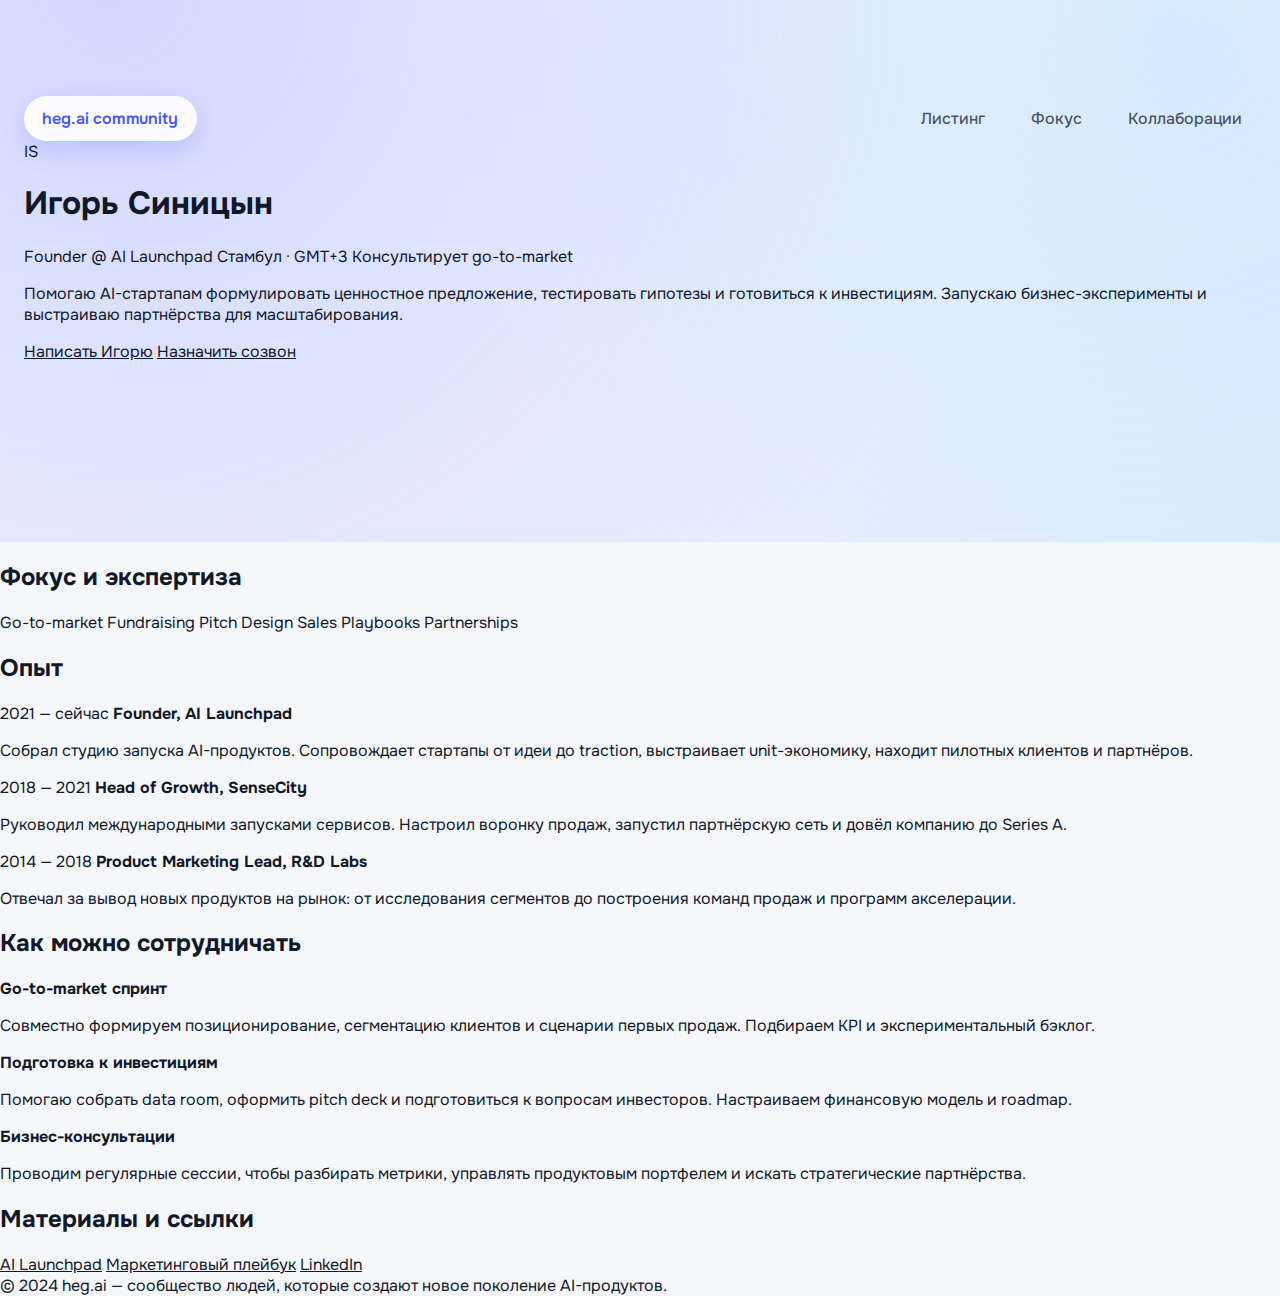
<file: participant-igor-sinicyn.html>
<!DOCTYPE html>
<html lang="ru">
  <head>
    <meta charset="UTF-8" />
    <meta name="viewport" content="width=device-width, initial-scale=1" />
    <title>Игорь Синицын — профиль участника heg.ai</title>
    <link rel="preconnect" href="https://fonts.googleapis.com" />
    <link rel="preconnect" href="https://fonts.gstatic.com" crossorigin />
    <link
      href="https://fonts.googleapis.com/css2?family=Onest:wght@400;500;600;700&display=swap"
      rel="stylesheet"
    />
    <link rel="stylesheet" href="assets/styles.css" />
  </head>
  <body>
    <div class="page">
      <header>
        <div class="profile-hero">
          <nav>
            <span class="logo">heg.ai community</span>
            <div class="nav-links">
              <a href="index.html">Листинг</a>
              <a href="#focus">Фокус</a>
              <a href="#connect">Коллаборации</a>
            </div>
          </nav>

          <div class="profile-header">
            <div class="profile-avatar">IS</div>
            <div>
              <h1 class="profile-name">Игорь Синицын</h1>
              <div class="profile-meta">
                <span>Founder @ AI Launchpad</span>
                <span>Стамбул · GMT+3</span>
                <span>Консультирует go-to-market</span>
              </div>
              <p class="profile-summary">
                Помогаю AI-стартапам формулировать ценностное предложение, тестировать гипотезы и
                готовиться к инвестициям. Запускаю бизнес-эксперименты и выстраиваю партнёрства для
                масштабирования.
              </p>
              <div class="profile-actions">
                <a class="primary" href="mailto:igor@ailaunchpad.studio">Написать Игорю</a>
                <a class="ghost" href="#connect">Назначить созвон</a>
              </div>
            </div>
          </div>
        </div>
      </header>

      <main class="profile-content">
        <section id="focus" class="profile-section">
          <h2>Фокус и экспертиза</h2>
          <div class="focus-tags">
            <span>Go-to-market</span>
            <span>Fundraising</span>
            <span>Pitch Design</span>
            <span>Sales Playbooks</span>
            <span>Partnerships</span>
          </div>
        </section>

        <section class="profile-section">
          <h2>Опыт</h2>
          <div class="timeline">
            <article class="timeline-item">
              <span>2021 — сейчас</span>
              <strong>Founder, AI Launchpad</strong>
              <p>
                Собрал студию запуска AI-продуктов. Сопровождает стартапы от идеи до traction,
                выстраивает unit-экономику, находит пилотных клиентов и партнёров.
              </p>
            </article>
            <article class="timeline-item">
              <span>2018 — 2021</span>
              <strong>Head of Growth, SenseCity</strong>
              <p>
                Руководил международными запусками сервисов. Настроил воронку продаж, запустил
                партнёрскую сеть и довёл компанию до Series A.
              </p>
            </article>
            <article class="timeline-item">
              <span>2014 — 2018</span>
              <strong>Product Marketing Lead, R&D Labs</strong>
              <p>
                Отвечал за вывод новых продуктов на рынок: от исследования сегментов до построения
                команд продаж и программ акселерации.
              </p>
            </article>
          </div>
        </section>

        <section id="connect" class="profile-section">
          <h2>Как можно сотрудничать</h2>
          <div class="collaboration">
            <article class="collaboration-card">
              <strong>Go-to-market спринт</strong>
              <p>
                Совместно формируем позиционирование, сегментацию клиентов и сценарии первых продаж.
                Подбираем KPI и экспериментальный бэклог.
              </p>
            </article>
            <article class="collaboration-card">
              <strong>Подготовка к инвестициям</strong>
              <p>
                Помогаю собрать data room, оформить pitch deck и подготовиться к вопросам инвесторов.
                Настраиваем финансовую модель и roadmap.
              </p>
            </article>
            <article class="collaboration-card">
              <strong>Бизнес-консультации</strong>
              <p>
                Проводим регулярные сессии, чтобы разбирать метрики, управлять продуктовым портфелем и
                искать стратегические партнёрства.
              </p>
            </article>
          </div>
        </section>

        <section class="profile-section">
          <h2>Материалы и ссылки</h2>
          <div class="resources">
            <a href="https://ailaunchpad.studio" target="_blank" rel="noreferrer">AI Launchpad</a>
            <a href="https://notion.so/igor-launchpad" target="_blank" rel="noreferrer">Маркетинговый плейбук</a>
            <a href="https://www.linkedin.com/in/igor-sinicyn" target="_blank" rel="noreferrer">LinkedIn</a>
          </div>
        </section>
      </main>

      <footer>
        © 2024 heg.ai — сообщество людей, которые создают новое поколение AI-продуктов.
      </footer>
    </div>
  </body>
</html>
</file>
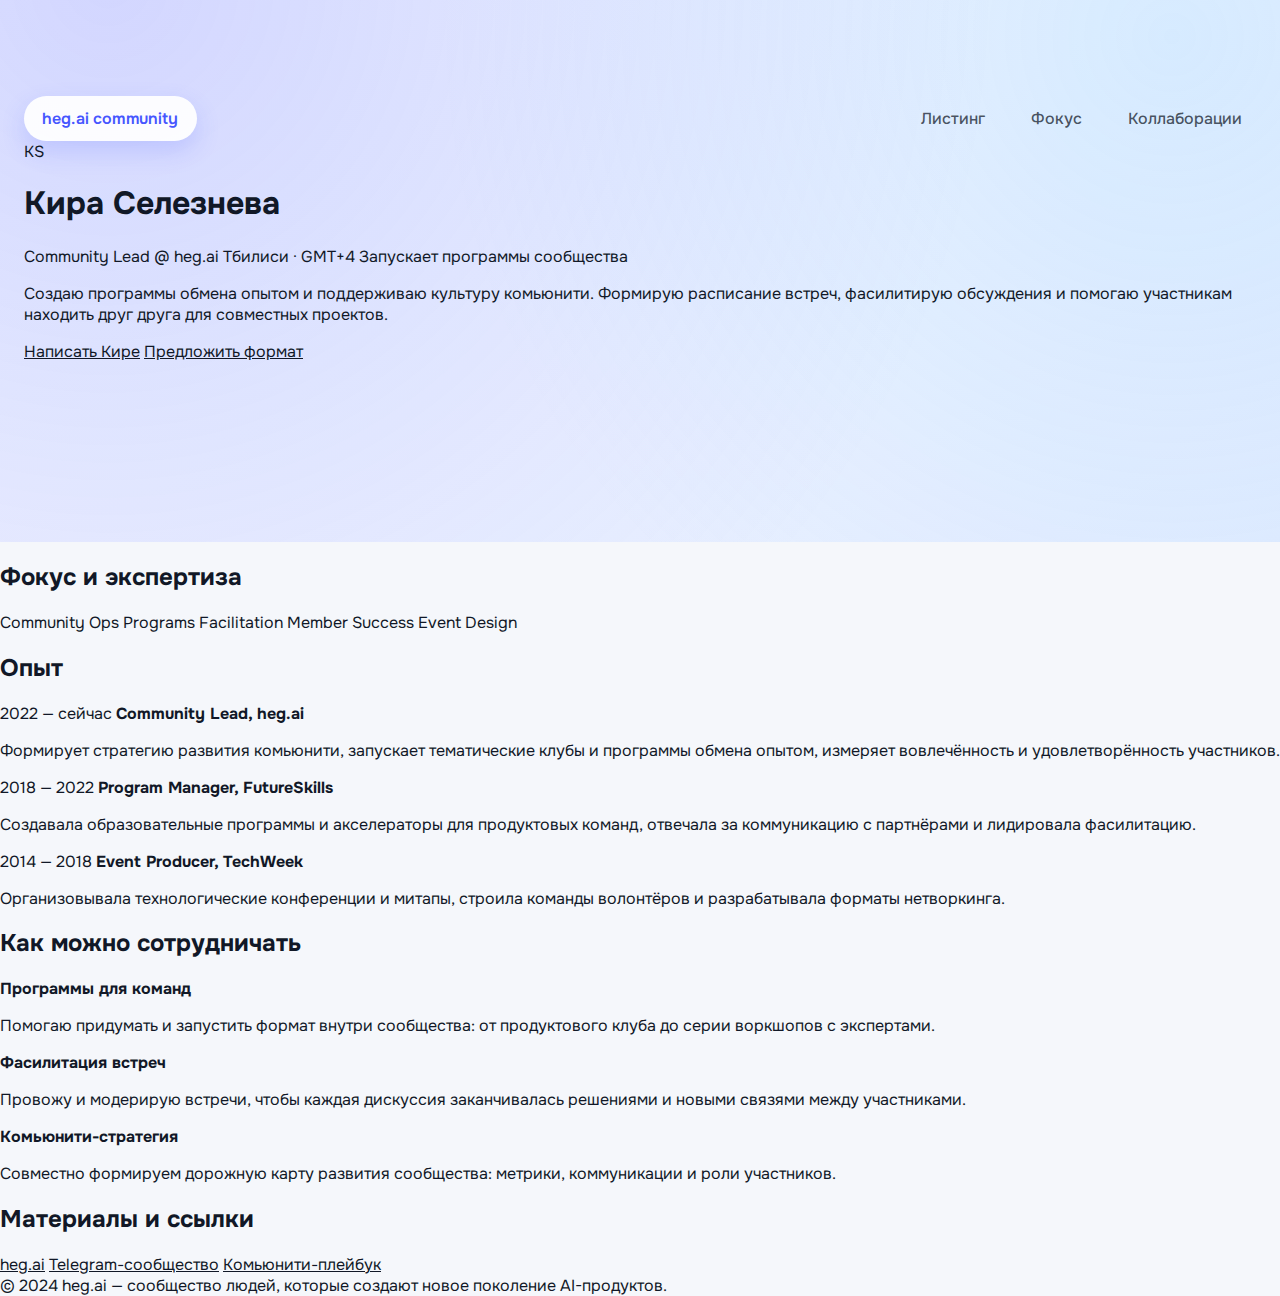
<file: participant-kira-selezneva.html>
<!DOCTYPE html>
<html lang="ru">
  <head>
    <meta charset="UTF-8" />
    <meta name="viewport" content="width=device-width, initial-scale=1" />
    <title>Кира Селезнева — профиль участника heg.ai</title>
    <link rel="preconnect" href="https://fonts.googleapis.com" />
    <link rel="preconnect" href="https://fonts.gstatic.com" crossorigin />
    <link
      href="https://fonts.googleapis.com/css2?family=Onest:wght@400;500;600;700&display=swap"
      rel="stylesheet"
    />
    <link rel="stylesheet" href="assets/styles.css" />
  </head>
  <body>
    <div class="page">
      <header>
        <div class="profile-hero">
          <nav>
            <span class="logo">heg.ai community</span>
            <div class="nav-links">
              <a href="index.html">Листинг</a>
              <a href="#focus">Фокус</a>
              <a href="#connect">Коллаборации</a>
            </div>
          </nav>

          <div class="profile-header">
            <div class="profile-avatar">KS</div>
            <div>
              <h1 class="profile-name">Кира Селезнева</h1>
              <div class="profile-meta">
                <span>Community Lead @ heg.ai</span>
                <span>Тбилиси · GMT+4</span>
                <span>Запускает программы сообщества</span>
              </div>
              <p class="profile-summary">
                Создаю программы обмена опытом и поддерживаю культуру комьюнити. Формирую расписание
                встреч, фасилитирую обсуждения и помогаю участникам находить друг друга для совместных
                проектов.
              </p>
              <div class="profile-actions">
                <a class="primary" href="mailto:kira@heg.ai">Написать Кире</a>
                <a class="ghost" href="#connect">Предложить формат</a>
              </div>
            </div>
          </div>
        </div>
      </header>

      <main class="profile-content">
        <section id="focus" class="profile-section">
          <h2>Фокус и экспертиза</h2>
          <div class="focus-tags">
            <span>Community Ops</span>
            <span>Programs</span>
            <span>Facilitation</span>
            <span>Member Success</span>
            <span>Event Design</span>
          </div>
        </section>

        <section class="profile-section">
          <h2>Опыт</h2>
          <div class="timeline">
            <article class="timeline-item">
              <span>2022 — сейчас</span>
              <strong>Community Lead, heg.ai</strong>
              <p>
                Формирует стратегию развития комьюнити, запускает тематические клубы и программы обмена
                опытом, измеряет вовлечённость и удовлетворённость участников.
              </p>
            </article>
            <article class="timeline-item">
              <span>2018 — 2022</span>
              <strong>Program Manager, FutureSkills</strong>
              <p>
                Создавала образовательные программы и акселераторы для продуктовых команд, отвечала за
                коммуникацию с партнёрами и лидировала фасилитацию.
              </p>
            </article>
            <article class="timeline-item">
              <span>2014 — 2018</span>
              <strong>Event Producer, TechWeek</strong>
              <p>
                Организовывала технологические конференции и митапы, строила команды волонтёров и
                разрабатывала форматы нетворкинга.
              </p>
            </article>
          </div>
        </section>

        <section id="connect" class="profile-section">
          <h2>Как можно сотрудничать</h2>
          <div class="collaboration">
            <article class="collaboration-card">
              <strong>Программы для команд</strong>
              <p>
                Помогаю придумать и запустить формат внутри сообщества: от продуктового клуба до серии
                воркшопов с экспертами.
              </p>
            </article>
            <article class="collaboration-card">
              <strong>Фасилитация встреч</strong>
              <p>
                Провожу и модерирую встречи, чтобы каждая дискуссия заканчивалась решениями и новыми
                связями между участниками.
              </p>
            </article>
            <article class="collaboration-card">
              <strong>Комьюнити-стратегия</strong>
              <p>
                Совместно формируем дорожную карту развития сообщества: метрики, коммуникации и роли
                участников.
              </p>
            </article>
          </div>
        </section>

        <section class="profile-section">
          <h2>Материалы и ссылки</h2>
          <div class="resources">
            <a href="https://heg.ai" target="_blank" rel="noreferrer">heg.ai</a>
            <a href="https://t.me/hegcommunity" target="_blank" rel="noreferrer">Telegram-сообщество</a>
            <a href="https://notion.so/kira-community" target="_blank" rel="noreferrer">Комьюнити-плейбук</a>
          </div>
        </section>
      </main>

      <footer>
        © 2024 heg.ai — сообщество людей, которые создают новое поколение AI-продуктов.
      </footer>
    </div>
  </body>
</html>
</file>
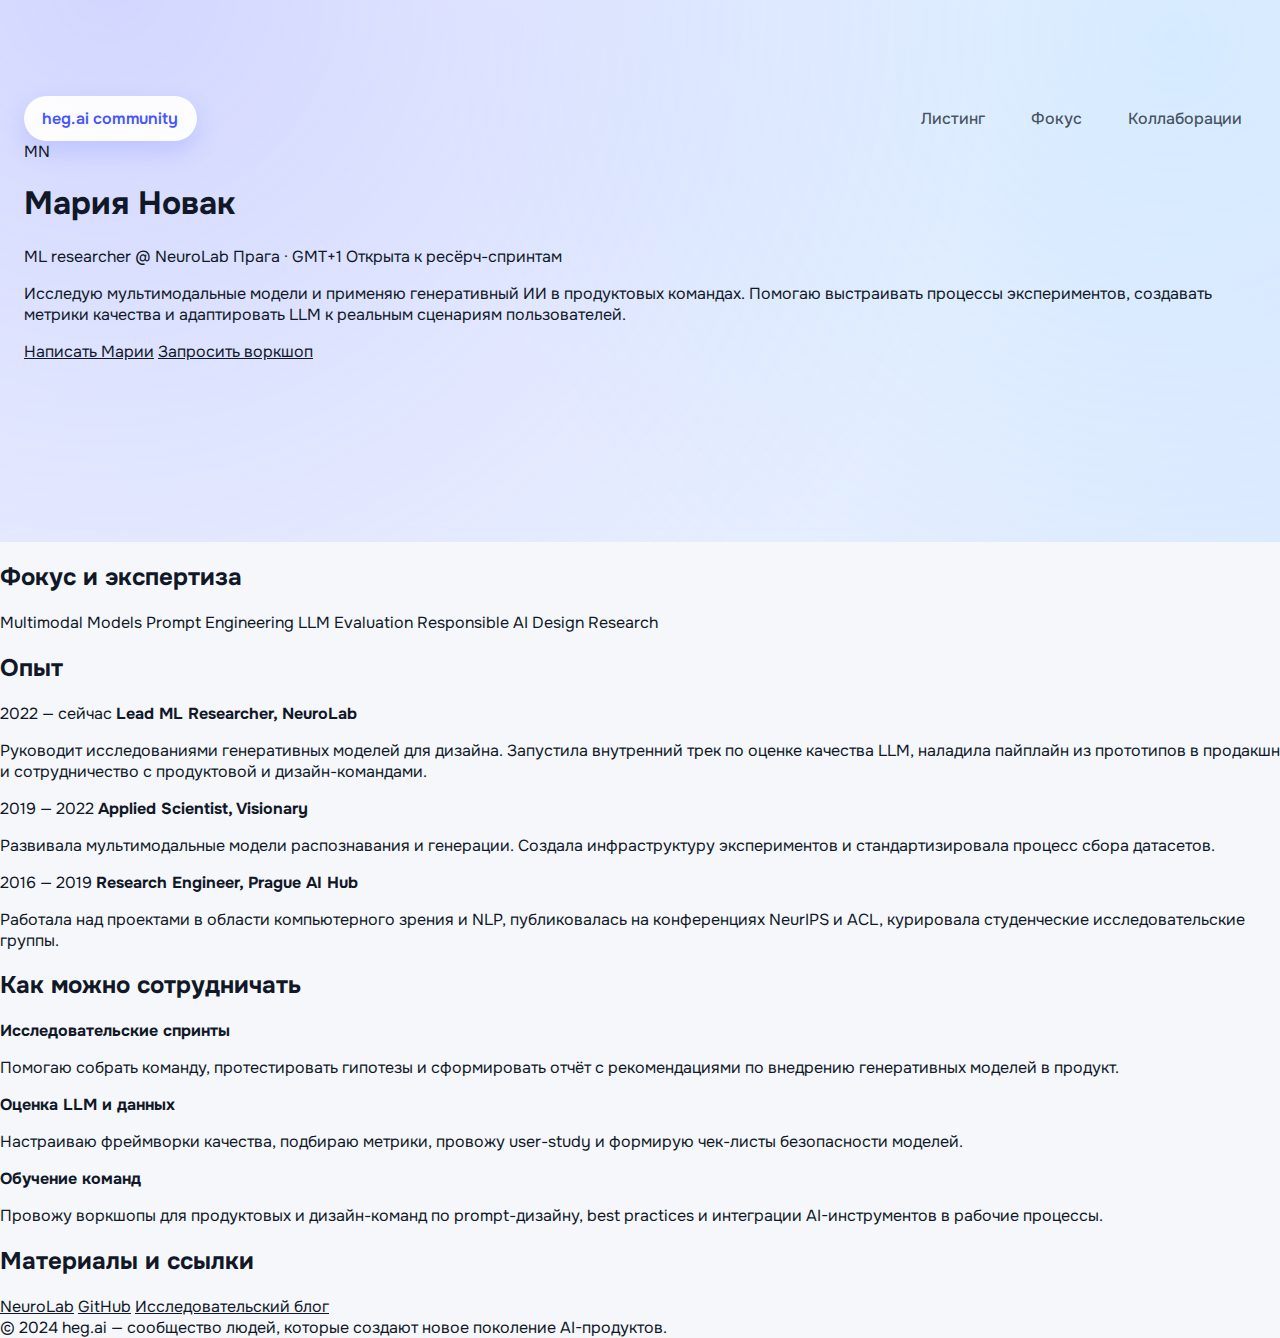
<file: participant-maria-novak.html>
<!DOCTYPE html>
<html lang="ru">
  <head>
    <meta charset="UTF-8" />
    <meta name="viewport" content="width=device-width, initial-scale=1" />
    <title>Мария Новак — профиль участника heg.ai</title>
    <link rel="preconnect" href="https://fonts.googleapis.com" />
    <link rel="preconnect" href="https://fonts.gstatic.com" crossorigin />
    <link
      href="https://fonts.googleapis.com/css2?family=Onest:wght@400;500;600;700&display=swap"
      rel="stylesheet"
    />
    <link rel="stylesheet" href="assets/styles.css" />
  </head>
  <body>
    <div class="page">
      <header>
        <div class="profile-hero">
          <nav>
            <span class="logo">heg.ai community</span>
            <div class="nav-links">
              <a href="index.html">Листинг</a>
              <a href="#focus">Фокус</a>
              <a href="#connect">Коллаборации</a>
            </div>
          </nav>

          <div class="profile-header">
            <div class="profile-avatar">MN</div>
            <div>
              <h1 class="profile-name">Мария Новак</h1>
              <div class="profile-meta">
                <span>ML researcher @ NeuroLab</span>
                <span>Прага · GMT+1</span>
                <span>Открыта к ресёрч-спринтам</span>
              </div>
              <p class="profile-summary">
                Исследую мультимодальные модели и применяю генеративный ИИ в продуктовых командах.
                Помогаю выстраивать процессы экспериментов, создавать метрики качества и адаптировать
                LLM к реальным сценариям пользователей.
              </p>
              <div class="profile-actions">
                <a class="primary" href="mailto:maria@neurolab.ai">Написать Марии</a>
                <a class="ghost" href="#connect">Запросить воркшоп</a>
              </div>
            </div>
          </div>
        </div>
      </header>

      <main class="profile-content">
        <section id="focus" class="profile-section">
          <h2>Фокус и экспертиза</h2>
          <div class="focus-tags">
            <span>Multimodal Models</span>
            <span>Prompt Engineering</span>
            <span>LLM Evaluation</span>
            <span>Responsible AI</span>
            <span>Design Research</span>
          </div>
        </section>

        <section class="profile-section">
          <h2>Опыт</h2>
          <div class="timeline">
            <article class="timeline-item">
              <span>2022 — сейчас</span>
              <strong>Lead ML Researcher, NeuroLab</strong>
              <p>
                Руководит исследованиями генеративных моделей для дизайна. Запустила внутренний трек
                по оценке качества LLM, наладила пайплайн из прототипов в продакшн и сотрудничество с
                продуктовой и дизайн-командами.
              </p>
            </article>
            <article class="timeline-item">
              <span>2019 — 2022</span>
              <strong>Applied Scientist, Visionary</strong>
              <p>
                Развивала мультимодальные модели распознавания и генерации. Создала инфраструктуру
                экспериментов и стандартизировала процесс сбора датасетов.
              </p>
            </article>
            <article class="timeline-item">
              <span>2016 — 2019</span>
              <strong>Research Engineer, Prague AI Hub</strong>
              <p>
                Работала над проектами в области компьютерного зрения и NLP, публиковалась на
                конференциях NeurIPS и ACL, курировала студенческие исследовательские группы.
              </p>
            </article>
          </div>
        </section>

        <section id="connect" class="profile-section">
          <h2>Как можно сотрудничать</h2>
          <div class="collaboration">
            <article class="collaboration-card">
              <strong>Исследовательские спринты</strong>
              <p>
                Помогаю собрать команду, протестировать гипотезы и сформировать отчёт с рекомендациями
                по внедрению генеративных моделей в продукт.
              </p>
            </article>
            <article class="collaboration-card">
              <strong>Оценка LLM и данных</strong>
              <p>
                Настраиваю фреймворки качества, подбираю метрики, провожу user-study и формирую
                чек-листы безопасности моделей.
              </p>
            </article>
            <article class="collaboration-card">
              <strong>Обучение команд</strong>
              <p>
                Провожу воркшопы для продуктовых и дизайн-команд по prompt-дизайну, best practices и
                интеграции AI-инструментов в рабочие процессы.
              </p>
            </article>
          </div>
        </section>

        <section class="profile-section">
          <h2>Материалы и ссылки</h2>
          <div class="resources">
            <a href="https://neurolab.ai" target="_blank" rel="noreferrer">NeuroLab</a>
            <a href="https://github.com/marianovak" target="_blank" rel="noreferrer">GitHub</a>
            <a href="https://maria-notes.notion.site" target="_blank" rel="noreferrer">Исследовательский блог</a>
          </div>
        </section>
      </main>

      <footer>
        © 2024 heg.ai — сообщество людей, которые создают новое поколение AI-продуктов.
      </footer>
    </div>
  </body>
</html>
</file>
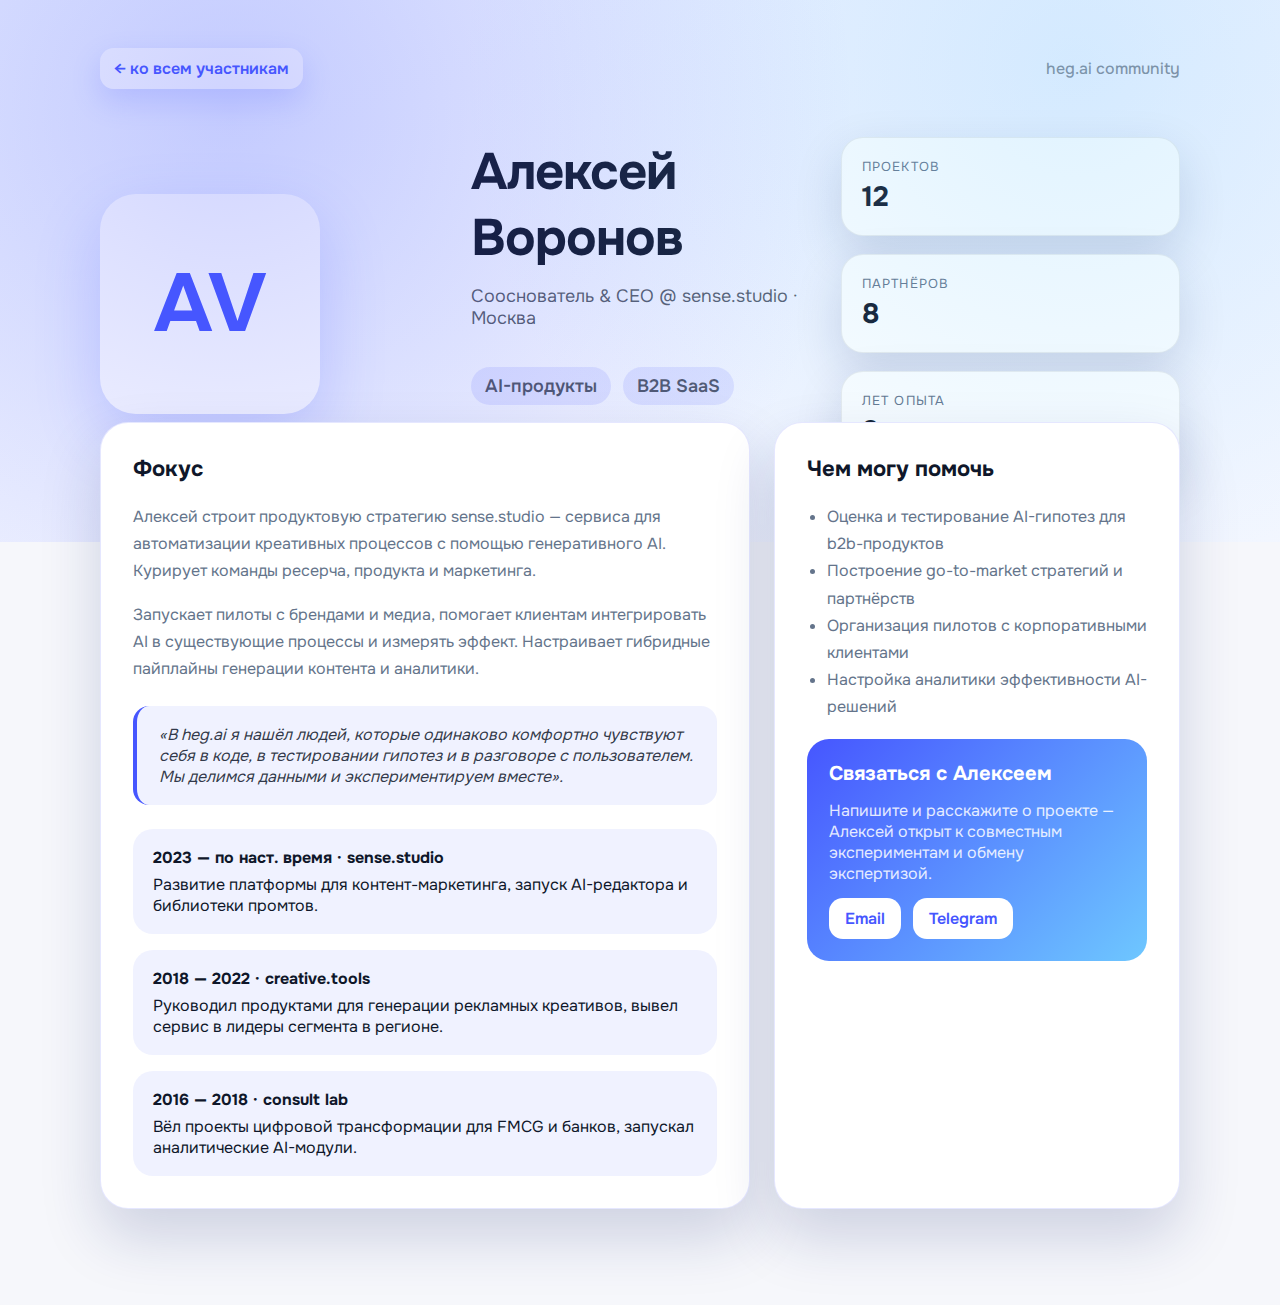
<file: participant.html>
<!DOCTYPE html>
<html lang="ru">
  <head>
    <meta charset="UTF-8" />
    <meta name="viewport" content="width=device-width, initial-scale=1.0" />
    <title>Профиль участника — heg.ai community</title>
    <link rel="preconnect" href="https://fonts.googleapis.com" />
    <link rel="preconnect" href="https://fonts.gstatic.com" crossorigin />
    <link
      href="https://fonts.googleapis.com/css2?family=Onest:wght@400;500;600;700&display=swap"
      rel="stylesheet"
    />
    <style>
      :root {
        color-scheme: light;
        --bg: #f6f7fb;
        --surface: #ffffff;
        --surface-soft: rgba(255, 255, 255, 0.65);
        --text-primary: #0f172a;
        --text-secondary: #64748b;
        --accent: #4656ff;
        --border: rgba(70, 86, 255, 0.14);
        --shadow: 0 28px 60px rgba(23, 40, 109, 0.18);
      }

      *,
      *::before,
      *::after {
        box-sizing: border-box;
      }

      body {
        margin: 0;
        font-family: "Onest", system-ui, sans-serif;
        background: var(--bg);
        color: var(--text-primary);
      }

      .layout {
        min-height: 100vh;
        display: flex;
        flex-direction: column;
      }

      header {
        position: relative;
        padding: 48px 24px 72px;
        background: linear-gradient(160deg, #ebf0ff 0%, #f7f8ff 100%);
        overflow: hidden;
      }

      header::after {
        content: "";
        position: absolute;
        inset: 0;
        background: radial-gradient(circle at 18% 20%, rgba(70, 86, 255, 0.25), transparent 55%),
          radial-gradient(circle at 84% 12%, rgba(110, 199, 255, 0.22), transparent 52%);
        pointer-events: none;
      }

      .topbar {
        position: relative;
        max-width: 1080px;
        margin: 0 auto;
        display: flex;
        justify-content: space-between;
        align-items: center;
      }

      .back-link {
        display: inline-flex;
        align-items: center;
        gap: 8px;
        padding: 10px 14px;
        border-radius: 14px;
        background: rgba(255, 255, 255, 0.85);
        color: var(--accent);
        text-decoration: none;
        font-weight: 600;
        box-shadow: 0 12px 30px rgba(70, 86, 255, 0.18);
      }

      .header-meta {
        position: relative;
        max-width: 1080px;
        margin: 48px auto 0;
        display: grid;
        gap: 32px;
        grid-template-columns: repeat(auto-fit, minmax(260px, 1fr));
        align-items: center;
      }

      .avatar {
        position: relative;
        width: 220px;
        height: 220px;
        border-radius: 36px;
        overflow: hidden;
        background: var(--surface);
        display: grid;
        place-items: center;
        font-size: 82px;
        font-weight: 700;
        color: var(--accent);
        box-shadow: 0 24px 65px rgba(70, 86, 255, 0.22);
      }

      .profile-identity h1 {
        margin: 0;
        font-size: clamp(36px, 4vw, 52px);
        letter-spacing: -0.02em;
      }

      .profile-identity span {
        display: block;
        margin-top: 14px;
        color: rgba(15, 23, 42, 0.7);
        font-size: 18px;
      }

      .profile-tags {
        display: flex;
        flex-wrap: wrap;
        gap: 12px;
        margin-top: 24px;
      }

      .tag {
        padding: 8px 14px;
        border-radius: 999px;
        background: rgba(70, 86, 255, 0.12);
        color: var(--accent);
        font-weight: 600;
        font-size: 14px;
      }

      main {
        flex: 1;
        padding: 0 24px 96px;
      }

      .content {
        max-width: 1080px;
        margin: -120px auto 0;
        position: relative;
        display: grid;
        gap: 24px;
        grid-template-columns: minmax(0, 1.6fr) minmax(0, 1fr);
      }

      .panel {
        background: var(--surface);
        border-radius: 28px;
        padding: 32px;
        border: 1px solid var(--border);
        box-shadow: var(--shadow);
      }

      .panel h2 {
        margin: 0 0 20px;
        font-size: 22px;
      }

      .bio p {
        margin: 0 0 16px;
        color: var(--text-secondary);
        line-height: 1.7;
      }

      .bio blockquote {
        margin: 24px 0;
        padding: 18px 22px;
        border-left: 4px solid var(--accent);
        background: rgba(70, 86, 255, 0.08);
        border-radius: 16px;
        font-style: italic;
        color: rgba(15, 23, 42, 0.86);
      }

      .experience-list {
        display: grid;
        gap: 16px;
      }

      .experience-item {
        padding: 18px 20px;
        border-radius: 20px;
        background: rgba(70, 86, 255, 0.08);
      }

      .experience-item strong {
        display: block;
        font-weight: 700;
        margin-bottom: 6px;
      }

      .stats-grid {
        display: grid;
        gap: 18px;
      }

      .stats-card {
        padding: 20px;
        border-radius: 22px;
        background: var(--surface);
        border: 1px solid rgba(15, 23, 42, 0.08);
        box-shadow: 0 18px 48px rgba(20, 37, 95, 0.16);
        display: grid;
        gap: 4px;
      }

      .stats-card span {
        font-size: 13px;
        text-transform: uppercase;
        letter-spacing: 0.08em;
        color: var(--text-secondary);
      }

      .stats-card strong {
        font-size: 28px;
      }

      .contact-card {
        margin-top: 18px;
        padding: 22px;
        border-radius: 22px;
        background: linear-gradient(135deg, #4656ff, #6ec7ff);
        color: white;
        display: grid;
        gap: 14px;
      }

      .contact-actions {
        display: flex;
        flex-wrap: wrap;
        gap: 12px;
      }

      .contact-actions a {
        padding: 10px 16px;
        border-radius: 14px;
        text-decoration: none;
        background: white;
        color: #4656ff;
        font-weight: 600;
      }

      @media (max-width: 980px) {
        .content {
          margin-top: -80px;
          grid-template-columns: 1fr;
        }

        .avatar {
          width: 160px;
          height: 160px;
          font-size: 56px;
        }
      }
    </style>
  </head>
  <body>
    <div class="layout">
      <header>
        <div class="topbar">
          <a class="back-link" href="index.html">← ко всем участникам</a>
          <div style="color: rgba(15, 23, 42, 0.5); font-weight: 500">heg.ai community</div>
        </div>
        <div class="header-meta">
          <div class="avatar" aria-hidden="true">AV</div>
          <div class="profile-identity">
            <h1>Алексей Воронов</h1>
            <span>Сооснователь &amp; CEO @ sense.studio · Москва</span>
            <div class="profile-tags">
              <span class="tag">AI-продукты</span>
              <span class="tag">B2B SaaS</span>
              <span class="tag">Генеративные модели</span>
            </div>
          </div>
          <div class="stats-grid">
            <div class="stats-card">
              <span>проектов</span>
              <strong>12</strong>
            </div>
            <div class="stats-card">
              <span>партнёров</span>
              <strong>8</strong>
            </div>
            <div class="stats-card">
              <span>лет опыта</span>
              <strong>9</strong>
            </div>
          </div>
        </div>
      </header>

      <main>
        <div class="content">
          <section class="panel bio">
            <h2>Фокус</h2>
            <p>
              Алексей строит продуктовую стратегию sense.studio — сервиса для автоматизации креативных
              процессов с помощью генеративного AI. Курирует команды ресерча, продукта и маркетинга.
            </p>
            <p>
              Запускает пилоты с брендами и медиа, помогает клиентам интегрировать AI в существующие
              процессы и измерять эффект. Настраивает гибридные пайплайны генерации контента и
              аналитики.
            </p>
            <blockquote>
              «В heg.ai я нашёл людей, которые одинаково комфортно чувствуют себя в коде, в тестировании
              гипотез и в разговоре с пользователем. Мы делимся данными и экспериментируем вместе».
            </blockquote>
            <div class="experience-list">
              <div class="experience-item">
                <strong>2023 — по наст. время · sense.studio</strong>
                Развитие платформы для контент-маркетинга, запуск AI-редактора и библиотеки промтов.
              </div>
              <div class="experience-item">
                <strong>2018 — 2022 · creative.tools</strong>
                Руководил продуктами для генерации рекламных креативов, вывел сервис в лидеры сегмента в
                регионе.
              </div>
              <div class="experience-item">
                <strong>2016 — 2018 · consult lab</strong>
                Вёл проекты цифровой трансформации для FMCG и банков, запускал аналитические AI-модули.
              </div>
            </div>
          </section>

          <aside class="panel">
            <h2>Чем могу помочь</h2>
            <ul style="margin: 0; padding-left: 20px; color: var(--text-secondary); line-height: 1.7">
              <li>Оценка и тестирование AI-гипотез для b2b-продуктов</li>
              <li>Построение go-to-market стратегий и партнёрств</li>
              <li>Организация пилотов с корпоративными клиентами</li>
              <li>Настройка аналитики эффективности AI-решений</li>
            </ul>

            <div class="contact-card">
              <strong style="font-size: 20px">Связаться с Алексеем</strong>
              <p style="margin: 0; opacity: 0.85">
                Напишите и расскажите о проекте — Алексей открыт к совместным экспериментам и обмену
                экспертизой.
              </p>
              <div class="contact-actions">
                <a href="mailto:alex@sense.studio">Email</a>
                <a href="https://t.me/av_sense" target="_blank" rel="noopener">Telegram</a>
              </div>
            </div>
          </aside>
        </div>
      </main>
    </div>
  </body>
</html>
</file>
<file: assets/styles.css>
:root {
  color-scheme: light;
  --bg: #f5f7fb;
  --surface: #ffffff;
  --surface-muted: #eef2ff;
  --text-primary: #111827;
  --text-secondary: #5f6c86;
  --accent: #4656ff;
  --accent-muted: rgba(70, 86, 255, 0.12);
  --border: rgba(17, 24, 39, 0.08);
  --shadow-soft: 0 18px 40px rgba(38, 58, 115, 0.12);
  --shadow-card: 0 24px 50px rgba(21, 40, 94, 0.14);
}

*,
*::before,
*::after {
  box-sizing: border-box;
}

body {
  margin: 0;
  font-family: "Onest", system-ui, -apple-system, BlinkMacSystemFont, sans-serif;
  background: var(--bg);
  color: var(--text-primary);
}

body.hegai-gpt {
<<<<<<< HEAD
  background: #f7f7f8;
  color: #0c1524;
=======
  background: linear-gradient(160deg, #f6f8ff 0%, #eef3ff 55%, #e7f7ff 100%);
>>>>>>> main
}

img {
  max-width: 100%;
  height: auto;
  display: block;
}

a {
  color: inherit;
}

.page {
  min-height: 100vh;
  display: flex;
  flex-direction: column;
}

header {
  position: relative;
  padding: 96px 24px 180px;
  background: linear-gradient(145deg, #f6f7ff 0%, #eef3ff 55%, #e3ecff 100%);
  overflow: hidden;
  z-index: 0;
}

header::after {
  content: "";
  position: absolute;
  inset: -180px -60px;
  background: radial-gradient(circle at 12% 18%, rgba(70, 86, 255, 0.2), transparent 62%),
    radial-gradient(circle at 88% 24%, rgba(111, 200, 255, 0.18), transparent 52%);
  pointer-events: none;
  filter: blur(0.5px);
  z-index: -1;
}

header > * {
  position: relative;
  z-index: 1;
}

.hero {
  position: relative;
  max-width: 1120px;
  margin: 0 auto;
  display: grid;
  gap: 32px;
}

nav {
  display: flex;
  justify-content: space-between;
  align-items: center;
  gap: 24px;
}

.logo {
  display: inline-flex;
  align-items: center;
  gap: 12px;
  padding: 12px 18px;
  border-radius: 999px;
  background: rgba(255, 255, 255, 0.92);
  color: var(--accent);
  font-weight: 600;
  letter-spacing: 0.01em;
  box-shadow: 0 10px 25px rgba(70, 86, 255, 0.18);
}

.nav-links {
  display: flex;
  align-items: center;
  gap: 18px;
  flex-wrap: wrap;
}

.nav-links a {
  padding: 10px 14px;
  color: rgba(17, 24, 39, 0.74);
  text-decoration: none;
  font-weight: 500;
  border-radius: 12px;
  transition: background 0.2s ease, color 0.2s ease;
}

.nav-links a:hover {
  background: rgba(255, 255, 255, 0.7);
  color: var(--accent);
}

.nav-links .nav-highlight {
  background: var(--accent);
  color: #ffffff;
  box-shadow: 0 12px 28px rgba(70, 86, 255, 0.22);
}

.nav-links .nav-highlight:hover {
  background: #2f3cff;
  color: #ffffff;
}

/* HegaiGPT layout */

body.hegai-gpt {
<<<<<<< HEAD
  background: #f7f7f8;
  color: #0c1524;
=======
  background: #343541;
  color: #ececf1;
>>>>>>> main
}

.hegai-gpt .primary,
.hegai-gpt .ghost,
.hegai-gpt .follow-up,
.hegai-gpt .prompt-pill,
.hegai-gpt .source-toggle,
.hegai-gpt .conversation-item,
.hegai-gpt .sidebar-new {
  font-family: inherit;
}

<<<<<<< HEAD
.chatgpt-shell {
  min-height: 100vh;
  display: grid;
  grid-template-columns: 300px 1fr;
  background: #f7f7f8;
=======
.chatgpt-app {
  min-height: 100vh;
  display: grid;
  grid-template-columns: 280px 1fr;
  background: #343541;
>>>>>>> main
  color: inherit;
}

.sidebar {
  position: relative;
<<<<<<< HEAD
  background: #ffffff;
  border-right: 1px solid #e1e4ec;
=======
  background: #202123;
  color: #f4f4f5;
  border-right: 1px solid rgba(255, 255, 255, 0.08);
>>>>>>> main
  display: flex;
}

.sidebar-inner {
  display: flex;
  flex-direction: column;
<<<<<<< HEAD
=======
  gap: 16px;
  padding: 20px 18px 24px;
>>>>>>> main
  width: 100%;
}

.sidebar-header {
  display: flex;
  flex-direction: column;
<<<<<<< HEAD
  gap: 16px;
  padding: 24px 22px 18px;
  border-bottom: 1px solid #eff1f6;
}

.workspace-badge {
  display: inline-flex;
  align-items: center;
  gap: 8px;
  padding: 6px 12px;
  border-radius: 999px;
  background: #eef1ff;
  color: #3446c7;
  font-weight: 600;
  text-transform: uppercase;
  font-size: 11px;
  letter-spacing: 0.1em;
}

.workspace-label {
  opacity: 0.7;
=======
  gap: 14px;
}

.sidebar-logo {
  font-weight: 600;
  font-size: 14px;
  letter-spacing: 0.04em;
  text-transform: uppercase;
  color: rgba(244, 244, 245, 0.68);
>>>>>>> main
}

.sidebar-new {
  display: inline-flex;
  align-items: center;
  gap: 8px;
  padding: 10px 14px;
<<<<<<< HEAD
  border-radius: 10px;
  border: 1px solid rgba(16, 163, 127, 0.2);
  background: #10a37f;
  color: #ffffff;
  cursor: pointer;
  font-weight: 600;
  transition: transform 0.2s ease, box-shadow 0.2s ease;
  box-shadow: 0 12px 24px rgba(16, 163, 127, 0.18);
}

.sidebar-new:hover {
  transform: translateY(-1px);
  box-shadow: 0 18px 30px rgba(16, 163, 127, 0.22);
}

.sidebar-search {
  display: flex;
  align-items: center;
  gap: 10px;
  padding: 10px 12px;
  border-radius: 12px;
  background: #f3f4fb;
  border: 1px solid #e3e6f2;
  color: #5b6479;
=======
  border-radius: 8px;
  border: 1px solid rgba(244, 244, 245, 0.08);
  background: rgba(244, 244, 245, 0.05);
  color: inherit;
  cursor: pointer;
  transition: background 0.2s ease, border 0.2s ease;
}

.sidebar-new:hover {
  background: rgba(244, 244, 245, 0.12);
  border-color: rgba(244, 244, 245, 0.16);
}

.sidebar-search {
  position: relative;
  display: flex;
  align-items: center;
  gap: 8px;
  padding: 8px 12px;
  border-radius: 8px;
  border: 1px solid rgba(244, 244, 245, 0.08);
  background: rgba(32, 33, 35, 0.9);
>>>>>>> main
}

.sidebar-search input {
  border: none;
  outline: none;
  background: transparent;
  font-size: 13px;
  flex: 1;
  color: inherit;
}

<<<<<<< HEAD
.sidebar-search input::placeholder {
  color: #9aa3b8;
}

.sidebar-scroll {
  flex: 1;
  overflow-y: auto;
  padding: 18px 22px 0;
  display: flex;
  flex-direction: column;
  gap: 24px;
}

.sidebar-section {
  display: flex;
  flex-direction: column;
  gap: 12px;
}

.sidebar-heading {
  display: flex;
  align-items: center;
  justify-content: space-between;
  font-size: 12px;
  font-weight: 600;
  letter-spacing: 0.08em;
  text-transform: uppercase;
  color: #727b91;
}

.sidebar-icon {
  width: 30px;
  height: 30px;
  border-radius: 8px;
  border: none;
  background: transparent;
  color: inherit;
  display: inline-flex;
  align-items: center;
  justify-content: center;
  cursor: pointer;
}

.sidebar-icon:hover {
  background: rgba(114, 123, 145, 0.12);
}

.conversation-list {
  display: flex;
  flex-direction: column;
  gap: 10px;
=======
.sidebar-search svg {
  color: rgba(244, 244, 245, 0.5);
}

.conversation-list {
  flex: 1;
  display: flex;
  flex-direction: column;
  gap: 8px;
  overflow-y: auto;
  padding-right: 4px;
>>>>>>> main
}

.conversation-item {
  display: flex;
  flex-direction: column;
<<<<<<< HEAD
  gap: 8px;
  padding: 12px 14px;
  border-radius: 14px;
  border: 1px solid transparent;
  background: #f8f9fd;
  color: inherit;
  text-align: left;
  cursor: pointer;
  transition: border 0.2s ease, box-shadow 0.2s ease, transform 0.2s ease;
}

.conversation-item:hover {
  border-color: #d6daf0;
  box-shadow: 0 8px 18px rgba(17, 24, 39, 0.06);
  transform: translateY(-1px);
}

.conversation-item.is-active {
  border-color: #c8cff2;
  background: #eef1ff;
  box-shadow: 0 12px 28px rgba(59, 74, 200, 0.18);
}

.conversation-meta {
  display: flex;
  align-items: baseline;
  justify-content: space-between;
  gap: 12px;
=======
  gap: 6px;
  padding: 12px 12px;
  border-radius: 8px;
  border: 1px solid transparent;
  background: transparent;
  color: inherit;
  text-align: left;
  cursor: pointer;
  transition: background 0.2s ease, border 0.2s ease;
>>>>>>> main
}

.conversation-item strong {
  font-size: 14px;
<<<<<<< HEAD
  font-weight: 600;
  color: #1f2937;
=======
  font-weight: 500;
>>>>>>> main
}

.conversation-item p {
  margin: 0;
  font-size: 12px;
<<<<<<< HEAD
  color: #6c7890;
=======
  color: rgba(244, 244, 245, 0.6);
>>>>>>> main
}

.conversation-item time {
  font-size: 11px;
<<<<<<< HEAD
  color: #9aa3b8;
=======
  color: rgba(244, 244, 245, 0.4);
>>>>>>> main
}

.conversation-tags {
  display: flex;
  flex-wrap: wrap;
  gap: 6px;
  margin-top: 4px;
<<<<<<< HEAD
=======
  color: rgba(244, 244, 245, 0.6);
>>>>>>> main
}

.source-tag {
  display: inline-flex;
  align-items: center;
<<<<<<< HEAD
  padding: 4px 10px;
  border-radius: 999px;
  background: #e8ecff;
  color: #3b4ac8;
  font-size: 11px;
  font-weight: 500;
}

.sidebar-links {
  list-style: none;
  padding: 0;
  margin: 0;
  display: flex;
  flex-direction: column;
  gap: 6px;
}

.sidebar-links a {
  display: flex;
  align-items: center;
  gap: 10px;
  padding: 8px 10px;
  border-radius: 10px;
  text-decoration: none;
  color: #1f2937;
  font-size: 13px;
  transition: background 0.2s ease, color 0.2s ease;
}

.sidebar-links a:hover {
  background: #eef1ff;
  color: #3446c7;
}

.sidebar-footer {
  margin-top: auto;
  padding: 18px 22px 24px;
  border-top: 1px solid #eff1f6;
  display: flex;
  flex-direction: column;
  gap: 18px;
  background: #ffffff;
=======
  padding: 2px 8px;
  border-radius: 999px;
  background: rgba(244, 244, 245, 0.08);
  font-size: 11px;
  color: inherit;
}

.conversation-meta {
  display: flex;
  justify-content: space-between;
  gap: 8px;
  align-items: baseline;
}

.conversation-item:hover {
  background: rgba(52, 53, 65, 0.4);
  border-color: rgba(244, 244, 245, 0.08);
}

.conversation-item.is-active {
  background: rgba(52, 53, 65, 0.7);
  border-color: rgba(244, 244, 245, 0.18);
}

.sidebar-footer {
  border-top: 1px solid rgba(244, 244, 245, 0.08);
  padding-top: 12px;
>>>>>>> main
}

.footer-title {
  font-size: 12px;
  text-transform: uppercase;
  letter-spacing: 0.08em;
<<<<<<< HEAD
  color: #818ba3;
=======
  color: rgba(244, 244, 245, 0.5);
  margin-bottom: 10px;
>>>>>>> main
}

.insight-list {
  display: flex;
  flex-direction: column;
<<<<<<< HEAD
  gap: 12px;
  max-height: 220px;
  overflow-y: auto;
  padding-right: 4px;
}

.insight-item {
  background: #f7f8fc;
  border-radius: 14px;
  border: 1px solid #e1e4ec;
  padding: 12px 14px;
  box-shadow: 0 10px 24px rgba(17, 24, 39, 0.06);
=======
  gap: 10px;
  max-height: 220px;
  overflow-y: auto;
}

.insight-item {
  background: rgba(52, 53, 65, 0.8);
  border-radius: 10px;
  padding: 10px 12px;
  border: 1px solid rgba(244, 244, 245, 0.08);
>>>>>>> main
}

.insight-item strong {
  font-size: 13px;
<<<<<<< HEAD
  color: #1f2937;
=======
>>>>>>> main
}

.insight-item p {
  margin: 6px 0;
  font-size: 12px;
<<<<<<< HEAD
  color: #5d667c;
=======
  color: rgba(244, 244, 245, 0.68);
>>>>>>> main
}

.insight-item time {
  font-size: 11px;
<<<<<<< HEAD
  color: #9aa3b8;
=======
  color: rgba(244, 244, 245, 0.46);
>>>>>>> main
}

.insight-placeholder {
  margin: 0;
  font-size: 12px;
<<<<<<< HEAD
  color: #7a849c;
=======
  color: rgba(244, 244, 245, 0.5);
>>>>>>> main
}

.sidebar-placeholder {
  padding: 16px;
<<<<<<< HEAD
  border-radius: 12px;
  border: 1px dashed #cbd2e6;
  background: #f7f8fc;
  color: #65708a;
  font-size: 13px;
}

.account-card {
  display: flex;
  align-items: center;
  gap: 12px;
  padding: 12px 14px;
  border-radius: 14px;
  border: 1px solid #e1e4ec;
  background: #f7f8fc;
}

.account-avatar {
  width: 40px;
  height: 40px;
  border-radius: 50%;
  display: grid;
  place-items: center;
  background: #111827;
  color: #ffffff;
  font-weight: 600;
}

.account-meta {
=======
  border-radius: 8px;
  background: rgba(52, 53, 65, 0.6);
  border: 1px dashed rgba(244, 244, 245, 0.16);
  font-size: 13px;
  color: rgba(244, 244, 245, 0.6);
}

.conversation-area {
  position: relative;
  display: flex;
  flex-direction: column;
  min-height: 100vh;
  background: #343541;
}

.top-bar {
  display: flex;
  align-items: center;
  justify-content: space-between;
  gap: 16px;
  padding: 16px 24px;
  border-bottom: 1px solid rgba(255, 255, 255, 0.08);
  background: linear-gradient(180deg, rgba(32, 33, 35, 0.9) 0%, rgba(32, 33, 35, 0.5) 100%);
}

.icon-button {
  display: none;
  align-items: center;
  justify-content: center;
  width: 32px;
  height: 32px;
  border-radius: 6px;
  border: 1px solid rgba(255, 255, 255, 0.12);
  background: transparent;
  color: inherit;
  cursor: pointer;
}

.top-bar-title {
>>>>>>> main
  display: flex;
  flex-direction: column;
  gap: 2px;
}

<<<<<<< HEAD
.account-meta strong {
  font-size: 13px;
}

.account-meta span {
  font-size: 11px;
  color: #7a849c;
}

.account-signout {
  margin-left: auto;
  border-radius: 8px;
  border: 1px solid #d4d8e3;
  padding: 6px 10px;
  background: #ffffff;
  color: #1f2937;
  font-size: 12px;
  cursor: pointer;
}

.account-signout:hover {
  background: #eef1ff;
  color: #3446c7;
}

.chat-panel {
  display: flex;
  flex-direction: column;
  min-height: 100vh;
  background: #f7f7f8;
}

.chat-header {
  position: sticky;
  top: 0;
  z-index: 10;
  display: flex;
  align-items: center;
  gap: 16px;
  padding: 18px 28px;
  background: rgba(247, 247, 248, 0.95);
  backdrop-filter: blur(18px);
  border-bottom: 1px solid #e1e4ec;
}

.icon-button {
  width: 38px;
  height: 38px;
  border-radius: 10px;
  border: 1px solid #d8dbe6;
  background: #ffffff;
  color: #1f2937;
  display: inline-flex;
  align-items: center;
  justify-content: center;
  cursor: pointer;
  transition: background 0.2s ease, box-shadow 0.2s ease;
}

.icon-button:hover {
  background: #eef1ff;
  box-shadow: 0 6px 18px rgba(17, 24, 39, 0.08);
}

.header-context {
  display: flex;
  flex-direction: column;
  gap: 6px;
  flex: 1;
  min-width: 0;
}

.header-breadcrumb {
  font-size: 11px;
  font-weight: 600;
  letter-spacing: 0.12em;
  text-transform: uppercase;
  color: #8b94ab;
}

.header-context h1 {
  margin: 0;
  font-size: 21px;
  line-height: 1.2;
  letter-spacing: -0.01em;
  color: #0c1524;
  white-space: nowrap;
  overflow: hidden;
  text-overflow: ellipsis;
}

.header-context p {
  margin: 0;
  font-size: 13px;
  color: #626f85;
}

.header-controls {
  display: flex;
  align-items: center;
  gap: 12px;
  flex-wrap: wrap;
  justify-content: flex-end;
}

.model-chip {
  display: inline-flex;
  align-items: center;
  gap: 6px;
  padding: 6px 12px;
  border-radius: 999px;
  border: 1px solid #d4d8e3;
  background: #ffffff;
  font-size: 13px;
  font-weight: 500;
  color: #1f2937;
  cursor: pointer;
}

.model-chip:hover {
  background: #eef1ff;
=======
.model-name {
  font-weight: 600;
  font-size: 15px;
}

.model-subtitle {
  font-size: 12px;
  color: rgba(236, 236, 241, 0.6);
>>>>>>> main
}

.source-toggles {
  display: inline-flex;
  align-items: center;
<<<<<<< HEAD
  gap: 4px;
  padding: 4px;
  border-radius: 999px;
  background: #eef1f8;
  border: 1px solid #d4d8e3;
=======
  gap: 8px;
  background: rgba(32, 33, 35, 0.8);
  padding: 4px;
  border-radius: 999px;
  border: 1px solid rgba(255, 255, 255, 0.08);
>>>>>>> main
}

.source-toggle {
  padding: 6px 12px;
  border-radius: 999px;
  border: none;
  background: transparent;
<<<<<<< HEAD
  font-size: 12px;
  font-weight: 500;
  color: #616b82;
  cursor: pointer;
  transition: background 0.2s ease, color 0.2s ease, box-shadow 0.2s ease;
}

.source-toggle.is-active {
  background: #ffffff;
  color: #0c1524;
  box-shadow: 0 4px 10px rgba(12, 21, 36, 0.08);
}

.source-toggle:hover {
  color: #0c1524;
=======
  color: rgba(236, 236, 241, 0.7);
  font-size: 13px;
  cursor: pointer;
  transition: background 0.2s ease, color 0.2s ease;
}

.source-toggle.is-active {
  background: rgba(64, 65, 79, 0.85);
  color: #ececf1;
}

.source-toggle:hover {
  color: #fff;
>>>>>>> main
}

.message-scroll {
  flex: 1;
  overflow-y: auto;
<<<<<<< HEAD
  padding: 28px 0 200px;
=======
  padding: 24px 0 160px;
>>>>>>> main
}

.empty-state {
  display: flex;
  align-items: center;
  justify-content: center;
<<<<<<< HEAD
  padding: 40px 28px;
}

.empty-card {
  max-width: 520px;
  width: 100%;
  padding: 42px 40px;
  border-radius: 22px;
  border: 1px solid #e1e4ec;
  background: #ffffff;
  box-shadow: 0 24px 60px rgba(15, 23, 42, 0.1);
  text-align: center;
=======
  min-height: calc(100vh - 280px);
  padding: 0 24px;
}

.empty-card {
  text-align: center;
  max-width: 440px;
  padding: 32px 30px;
  border-radius: 16px;
  background: rgba(52, 53, 65, 0.8);
  border: 1px solid rgba(255, 255, 255, 0.1);
  box-shadow: 0 20px 40px rgba(0, 0, 0, 0.25);
>>>>>>> main
}

.empty-card h1 {
  margin: 0 0 10px;
<<<<<<< HEAD
  font-size: 26px;
  color: #111827;
}

.empty-card p {
  margin: 0 0 22px;
  color: #5d667c;
  font-size: 15px;
=======
  font-size: 24px;
}

.empty-card p {
  margin: 0 0 18px;
  color: rgba(236, 236, 241, 0.68);
>>>>>>> main
}

.quick-prompts {
  display: flex;
  flex-wrap: wrap;
<<<<<<< HEAD
  gap: 12px;
=======
  gap: 10px;
>>>>>>> main
  justify-content: center;
}

.prompt-pill {
<<<<<<< HEAD
  padding: 10px 16px;
  border-radius: 999px;
  border: 1px solid #d4d8e3;
  background: #ffffff;
  color: #1f2937;
  font-size: 13px;
  cursor: pointer;
  transition: background 0.2s ease, border 0.2s ease, box-shadow 0.2s ease;
}

.prompt-pill:hover {
  background: #eef1ff;
  border-color: #c9cfee;
  box-shadow: 0 6px 18px rgba(59, 74, 200, 0.14);
=======
  padding: 10px 14px;
  border-radius: 999px;
  border: 1px solid rgba(255, 255, 255, 0.08);
  background: rgba(64, 65, 79, 0.9);
  color: rgba(236, 236, 241, 0.8);
  font-size: 13px;
  cursor: pointer;
  transition: background 0.2s ease, color 0.2s ease;
}

.prompt-pill:hover {
  background: rgba(88, 88, 108, 0.85);
  color: #fff;
>>>>>>> main
}

.message-list {
  display: flex;
  flex-direction: column;
<<<<<<< HEAD
  gap: 22px;
  padding: 0 28px 44px;
=======
  gap: 18px;
  padding: 0 24px;
>>>>>>> main
}

.message {
  display: flex;
  gap: 16px;
  align-items: flex-start;
}

.message-avatar {
<<<<<<< HEAD
  width: 38px;
  height: 38px;
  border-radius: 50%;
  display: grid;
  place-items: center;
  font-weight: 600;
  font-size: 14px;
  background: #0c1524;
  color: #ffffff;
  flex-shrink: 0;
}

.message.user .message-avatar {
  background: #d6d9e5;
  color: #0c1524;
}

.message-bubble {
  flex: 1;
  padding: 18px 20px;
  border-radius: 20px;
  background: #ffffff;
  border: 1px solid #e1e4ec;
  box-shadow: 0 24px 60px rgba(12, 21, 36, 0.08);
  color: #1f2937;
  font-size: 15px;
  line-height: 1.6;
}

.message.user .message-bubble {
  background: #e8ebf7;
  border-color: #d2d8ec;
  box-shadow: none;
=======
  width: 32px;
  height: 32px;
  border-radius: 4px;
  display: grid;
  place-items: center;
  font-weight: 600;
  font-size: 13px;
  background: #10a37f;
  color: #fff;
}

.message.user .message-avatar {
  background: rgba(255, 255, 255, 0.08);
  color: #ececf1;
}

.message-bubble {
  max-width: min(680px, 100%);
  padding: 16px 18px;
  border-radius: 8px;
  background: rgba(64, 65, 79, 0.9);
  border: 1px solid rgba(255, 255, 255, 0.08);
  color: inherit;
  line-height: 1.6;
  box-shadow: 0 20px 40px rgba(0, 0, 0, 0.2);
}

.message.user .message-bubble {
  background: rgba(52, 53, 65, 0.8);
  border-color: rgba(255, 255, 255, 0.04);
>>>>>>> main
}

.message-bubble p {
  margin: 0 0 12px;
}

<<<<<<< HEAD
.message-bubble p:last-child {
  margin-bottom: 0;
}

.message-bubble ul {
  margin: 0 0 12px 20px;
}

.message-bubble ul:last-child {
  margin-bottom: 0;
}

.message-footer {
  display: flex;
  align-items: center;
  flex-wrap: wrap;
  gap: 12px;
  margin-top: 16px;
  font-size: 12px;
  color: #6a738b;
}

.ghost {
  display: inline-flex;
  align-items: center;
  gap: 6px;
  padding: 6px 12px;
  border-radius: 999px;
  border: 1px solid #d4d8e3;
  background: #ffffff;
  color: #1f2937;
  font-size: 12px;
  cursor: pointer;
  transition: background 0.2s ease, border 0.2s ease, box-shadow 0.2s ease;
}

.ghost:hover {
  background: #eef1ff;
  border-color: #c9cfee;
  box-shadow: 0 6px 18px rgba(59, 74, 200, 0.16);
=======
.message-bubble p:last-child,
.message-bubble ul:last-child,
.message-bubble ol:last-child {
  margin-bottom: 0;
}

.message-bubble ul,
.message-bubble ol {
  margin: 0 0 12px 20px;
}

.message-footer {
  margin-top: 12px;
  display: flex;
  align-items: center;
  gap: 12px;
  font-size: 11px;
  color: rgba(236, 236, 241, 0.5);
>>>>>>> main
}

.follow-ups {
  display: flex;
  flex-wrap: wrap;
<<<<<<< HEAD
  gap: 10px;
  margin-top: 18px;
}

.follow-up {
  padding: 8px 16px;
  border-radius: 999px;
  border: 1px solid #d4d8e3;
  background: #ffffff;
  color: #1f2937;
  font-size: 13px;
  cursor: pointer;
  transition: background 0.2s ease, border 0.2s ease, box-shadow 0.2s ease;
}

.follow-up:hover {
  background: #eef1ff;
  border-color: #c9cfee;
  box-shadow: 0 6px 16px rgba(59, 74, 200, 0.14);
}

.prompt-shelf {
  display: flex;
  gap: 12px;
  padding: 0 28px 28px;
  flex-wrap: wrap;
=======
  gap: 8px;
  margin-top: 12px;
}

.follow-up {
  padding: 8px 12px;
  border-radius: 999px;
  border: 1px solid rgba(16, 163, 127, 0.3);
  background: rgba(16, 163, 127, 0.08);
  color: #5de2c2;
  font-size: 12px;
  cursor: pointer;
  transition: background 0.2s ease, color 0.2s ease;
}

.follow-up:hover {
  background: rgba(16, 163, 127, 0.16);
  color: #72f5d6;
}

.prompt-shelf {
  padding: 0 24px 16px;
  display: flex;
  flex-wrap: wrap;
  gap: 8px;
}

.prompt-shelf:empty {
  display: none;
>>>>>>> main
}

.composer {
  position: sticky;
  bottom: 0;
<<<<<<< HEAD
  padding: 24px 28px 26px;
  background: linear-gradient(180deg, rgba(247, 247, 248, 0) 0%, rgba(247, 247, 248, 0.85) 45%, #f7f7f8 100%);
  border-top: 1px solid #e1e4ec;
=======
  padding: 16px 24px 24px;
  background: linear-gradient(180deg, rgba(52, 53, 65, 0) 0%, rgba(52, 53, 65, 0.92) 35%, #353740 100%);
  border-top: 1px solid rgba(255, 255, 255, 0.08);
>>>>>>> main
}

.composer form {
  margin: 0;
}

.composer-surface {
  display: flex;
  align-items: flex-end;
<<<<<<< HEAD
  gap: 14px;
  padding: 14px 16px;
  border-radius: 18px;
  border: 1px solid #d4d8e3;
  background: #ffffff;
  box-shadow: 0 28px 64px rgba(12, 21, 36, 0.08);
}

.composer textarea {
  flex: 1;
  border: none;
  background: transparent;
  color: #0c1524;
  font-size: 15px;
  line-height: 1.6;
  resize: none;
  max-height: 168px;
}

.composer textarea::placeholder {
  color: #8a94ac;
}

.composer textarea:focus {
  outline: none;
}

.composer-icon {
  width: 38px;
  height: 38px;
  border-radius: 12px;
  border: none;
  background: #f0f3ff;
  color: #3446c7;
  display: grid;
  place-items: center;
  cursor: pointer;
  transition: background 0.2s ease;
}

.composer-icon:hover {
  background: #e1e7ff;
=======
  gap: 12px;
  padding: 14px 16px;
  border-radius: 12px;
  background: rgba(64, 65, 79, 0.9);
  border: 1px solid rgba(255, 255, 255, 0.12);
}

.composer-surface textarea {
  border: none;
  outline: none;
  resize: none;
  font-family: inherit;
  font-size: 15px;
  line-height: 1.5;
  background: transparent;
  color: inherit;
  flex: 1;
  max-height: 200px;
>>>>>>> main
}

.composer-buttons {
  display: inline-flex;
  align-items: center;
  gap: 10px;
}

<<<<<<< HEAD
.composer-send {
  width: 38px;
  height: 38px;
  border-radius: 12px;
  border: none;
  background: #10a37f;
  color: #ffffff;
  display: grid;
  place-items: center;
  cursor: pointer;
  transition: background 0.2s ease, box-shadow 0.2s ease;
}

.composer-send:hover {
  background: #0c8a66;
  box-shadow: 0 10px 24px rgba(16, 163, 127, 0.35);
=======
.composer-icon {
  width: 36px;
  height: 36px;
  display: inline-flex;
  align-items: center;
  justify-content: center;
  border-radius: 8px;
  border: 1px solid rgba(255, 255, 255, 0.12);
  background: rgba(32, 33, 35, 0.4);
  color: rgba(236, 236, 241, 0.8);
  cursor: pointer;
  transition: border 0.2s ease, color 0.2s ease;
}

.composer-icon:hover {
  color: #fff;
  border-color: rgba(255, 255, 255, 0.2);
}

.composer-send {
  display: inline-flex;
  align-items: center;
  justify-content: center;
  width: 36px;
  height: 36px;
  border-radius: 8px;
  border: none;
  background: #10a37f;
  color: #fff;
  cursor: pointer;
  transition: background 0.2s ease, transform 0.2s ease;
}

.composer-send:hover {
  background: #0e8b6c;
  transform: translateY(-1px);
}

.message-actions {
  display: flex;
  gap: 8px;
  margin-top: 10px;
}

.message-actions .ghost {
  display: inline-flex;
  align-items: center;
  gap: 6px;
  padding: 6px 10px;
  border-radius: 6px;
  border: 1px solid rgba(255, 255, 255, 0.14);
  background: rgba(32, 33, 35, 0.55);
  color: rgba(236, 236, 241, 0.85);
  font-size: 12px;
  cursor: pointer;
  transition: border 0.2s ease, color 0.2s ease;
}

.message-actions .ghost:hover {
  border-color: rgba(255, 255, 255, 0.28);
  color: #fff;
>>>>>>> main
}

.composer-hint {
  margin: 12px 0 0;
  font-size: 12px;
<<<<<<< HEAD
  color: #7a849c;
=======
  color: rgba(236, 236, 241, 0.48);
>>>>>>> main
  text-align: center;
}

.sidebar-backdrop {
  display: none;
}

<<<<<<< HEAD
@media (max-width: 1280px) {
  .chatgpt-shell {
    grid-template-columns: 280px 1fr;
  }
}

@media (max-width: 1100px) {
  .chatgpt-shell {
=======
@media (max-width: 1100px) {
  .chatgpt-app {
>>>>>>> main
    grid-template-columns: 1fr;
  }

  .sidebar {
    position: fixed;
    inset: 0 auto 0 0;
<<<<<<< HEAD
    width: min(300px, 82vw);
    transform: translateX(-105%);
    transition: transform 0.3s ease;
    z-index: 30;
    box-shadow: 12px 0 40px rgba(12, 21, 36, 0.16);
=======
    width: min(280px, 80vw);
    transform: translateX(-105%);
    transition: transform 0.3s ease;
    z-index: 20;
>>>>>>> main
  }

  .sidebar.is-open {
    transform: translateX(0);
  }

  .sidebar-backdrop {
    position: fixed;
    inset: 0;
<<<<<<< HEAD
    background: rgba(12, 21, 36, 0.4);
    backdrop-filter: blur(4px);
    z-index: 20;
=======
    background: rgba(0, 0, 0, 0.45);
    backdrop-filter: blur(2px);
    z-index: 10;
>>>>>>> main
    opacity: 0;
    pointer-events: none;
    transition: opacity 0.3s ease;
  }

  .sidebar-backdrop.is-active {
    display: block;
    opacity: 1;
    pointer-events: auto;
  }
<<<<<<< HEAD
}

@media (max-width: 960px) {
=======

>>>>>>> main
  .icon-button {
    display: inline-flex;
  }

<<<<<<< HEAD
  .header-controls {
    justify-content: flex-end;
    gap: 10px;
  }

  .source-toggles {
    order: 3;
    width: 100%;
    justify-content: flex-start;
=======
  .source-toggles {
    margin-left: auto;
>>>>>>> main
  }
}

@media (max-width: 768px) {
<<<<<<< HEAD
  .chat-header {
    flex-wrap: wrap;
    gap: 12px;
    padding: 16px 20px;
  }

  .header-context {
    order: 2;
  }

  .header-controls {
    order: 3;
    width: 100%;
  }

  .source-toggles {
    width: auto;
  }

  .message-list,
  .prompt-shelf {
    padding-left: 20px;
    padding-right: 20px;
  }

  .message-scroll {
    padding-bottom: 220px;
  }

  .composer {
    padding: 20px;
  }
}

@media (max-width: 600px) {
  .model-chip,
=======
  .top-bar {
    gap: 10px;
  }

  .top-bar-title {
    flex: 1;
  }

>>>>>>> main
  .source-toggles {
    display: none;
  }

<<<<<<< HEAD
  .message {
    gap: 12px;
  }

  .message-avatar {
    width: 32px;
    height: 32px;
  }

  .message-bubble {
    font-size: 14px;
    padding: 16px;
  }

  .prompt-pill {
    font-size: 12px;
    padding: 8px 14px;
  }

  .composer-surface {
    flex-direction: column;
    align-items: stretch;
  }

  .composer-buttons {
    justify-content: flex-end;
=======
  .message-list,
  .prompt-shelf {
    padding: 0 16px;
  }

  .message-scroll {
    padding-bottom: 180px;
  }

  .composer {
    padding: 16px;
  }

  .composer-surface {
    flex-direction: column;
    align-items: stretch;
    gap: 10px;
  }

  .composer-buttons {
    align-self: flex-end;
  }

  .composer-icon,
  .composer-send {
    width: 34px;
    height: 34px;
  }
}

@media (max-width: 520px) {
  .message {
    gap: 12px;
  }

  .message-avatar {
    width: 28px;
    height: 28px;
  }

  .message-bubble {
    font-size: 14px;
  }

  .prompt-pill {
    font-size: 12px;
  }

  .composer-hint {
    font-size: 11px;
>>>>>>> main
  }
}
.hero-eyebrow {
  display: inline-flex;
  align-items: center;
  gap: 8px;
  width: fit-content;
  padding: 8px 16px;
  border-radius: 999px;
  background: rgba(255, 255, 255, 0.92);
  color: var(--accent);
  font-weight: 600;
  letter-spacing: 0.04em;
  text-transform: uppercase;
  font-size: 13px;
}

.hero h1 {
  margin: 0;
  font-size: clamp(40px, 5vw, 60px);
  line-height: 1.05;
  letter-spacing: -0.02em;
}

.hero-description {
  max-width: 720px;
  margin: 0;
  font-size: 18px;
  line-height: 1.7;
  color: rgba(17, 24, 39, 0.72);
}

.hero-stats {
  display: grid;
  grid-template-columns: repeat(auto-fit, minmax(160px, 1fr));
  gap: 16px;
}

.stat-card {
  padding: 20px 22px;
  background: rgba(255, 255, 255, 0.76);
  border-radius: 20px;
  backdrop-filter: blur(12px);
  box-shadow: 0 10px 30px rgba(70, 86, 255, 0.16);
}

.stat-card strong {
  display: block;
  font-size: 32px;
  font-weight: 700;
  margin-bottom: 4px;
}

main {
  flex: 1;
  padding: 0 24px 120px;
}

.section {
  max-width: 1120px;
  margin: -92px auto 0;
  background: var(--surface);
  border-radius: 32px;
  padding: 40px 40px 48px;
  box-shadow: var(--shadow-soft);
  position: relative;
  z-index: 1;
}

#participants.section {
  background: transparent;
  box-shadow: none;
  padding: 0;
}

.participants-surface {
  background: var(--surface);
  border-radius: 32px;
  padding: 36px 40px 48px;
  box-shadow: var(--shadow-soft);
  transform: translateY(-32px);
}

.participants-surface .section-header {
  margin-bottom: 28px;
}

.section + .section {
  margin-top: 48px;
}

.section-header {
  display: flex;
  flex-wrap: wrap;
  align-items: center;
  justify-content: space-between;
  gap: 16px 24px;
  margin-bottom: 32px;
}

.section h2 {
  margin: 0;
  font-size: 30px;
  letter-spacing: -0.01em;
}

.filter-chips {
  display: flex;
  flex-wrap: wrap;
  gap: 12px;
}

.chip {
  padding: 10px 18px;
  border-radius: 999px;
  background: rgba(70, 86, 255, 0.08);
  color: var(--accent);
  font-weight: 500;
  cursor: pointer;
  transition: transform 0.2s ease, background 0.2s ease;
}

.chip:hover {
  transform: translateY(-2px);
  background: rgba(70, 86, 255, 0.12);
}

.chip.is-active {
  background: var(--accent);
  color: white;
}

.participants-grid {
  display: grid;
  grid-template-columns: repeat(auto-fit, minmax(260px, 1fr));
  gap: 24px;
}

.participant-card {
  background: var(--surface);
  border-radius: 26px;
  padding: 26px;
  border: 1px solid var(--border);
  box-shadow: var(--shadow-card);
  display: grid;
  gap: 20px;
  transition: transform 0.25s ease, box-shadow 0.25s ease;
}

.participant-card:hover {
  transform: translateY(-6px);
  box-shadow: 0 24px 50px rgba(45, 64, 135, 0.18);
}

.participant-header {
  display: flex;
  align-items: center;
  gap: 16px;
}

.avatar {
  width: 64px;
  height: 64px;
  border-radius: 20px;
  background: linear-gradient(135deg, rgba(70, 86, 255, 0.2), rgba(255, 255, 255, 0.9));
  display: flex;
  align-items: center;
  justify-content: center;
  font-weight: 600;
  color: var(--accent);
}

.participant-role {
  margin: 4px 0 12px;
  color: var(--text-secondary);
  font-weight: 500;
}

.participant-tags {
  display: flex;
  flex-wrap: wrap;
  gap: 8px;
}

.tag {
  padding: 6px 12px;
  border-radius: 999px;
  background: rgba(70, 86, 255, 0.08);
  color: var(--accent);
  font-size: 13px;
  font-weight: 500;
}

.card-footer {
  display: flex;
  align-items: center;
  justify-content: space-between;
  gap: 12px;
}

.card-footer a {
  padding: 10px 16px;
  border-radius: 14px;
  background: var(--accent);
  color: white;
  font-weight: 600;
  text-decoration: none;
  transition: transform 0.2s ease, box-shadow 0.2s ease;
  box-shadow: 0 12px 30px rgba(70, 86, 255, 0.28);
}

.card-footer a:hover {
  transform: translateY(-2px);
}

.card-footer span {
  color: var(--text-secondary);
  font-size: 14px;
}

.callout {
  margin-top: 40px;
  padding: 32px;
  border-radius: 26px;
  background: linear-gradient(135deg, rgba(70, 86, 255, 0.12), rgba(70, 86, 255, 0.32));
  color: white;
  display: flex;
  flex-wrap: wrap;
  gap: 24px;
  align-items: center;
  justify-content: space-between;
}

.callout h3 {
  margin: 0;
  font-size: 24px;
}

.callout p {
  margin: 0;
  max-width: 520px;
  line-height: 1.6;
}

.callout a {
  background: white;
  color: var(--accent);
  padding: 14px 22px;
  border-radius: 14px;
  font-weight: 600;
  text-decoration: none;
}

footer {
  padding: 40px 24px 80px;
  text-align: center;
  color: rgba(17, 24, 39, 0.6);
  font-size: 14px;
}

.profile-hero {
  position: relative;
  max-width: 1120px;
  margin: 0 auto;
  display: grid;
  gap: 32px;
}

.profile-header {
  display: flex;
  flex-wrap: wrap;
  gap: 24px;
  align-items: center;
}

.profile-avatar {
  width: 120px;
  height: 120px;
  border-radius: 36px;
  background: linear-gradient(135deg, rgba(70, 86, 255, 0.18), rgba(255, 255, 255, 0.9));
  display: flex;
  align-items: center;
  justify-content: center;
  font-size: 42px;
  color: var(--accent);
  font-weight: 700;
  box-shadow: 0 16px 40px rgba(54, 74, 145, 0.18);
}

.profile-name {
  margin: 0;
  font-size: clamp(42px, 5vw, 62px);
}

.profile-meta {
  display: flex;
  flex-wrap: wrap;
  gap: 14px;
  color: var(--text-secondary);
  font-weight: 500;
}

.profile-meta span {
  display: inline-flex;
  align-items: center;
  gap: 6px;
  padding: 8px 14px;
  border-radius: 999px;
  background: rgba(255, 255, 255, 0.82);
}

.profile-actions {
  display: flex;
  flex-wrap: wrap;
  gap: 12px;
}

.profile-actions a {
  padding: 12px 20px;
  border-radius: 14px;
  text-decoration: none;
  font-weight: 600;
}

.profile-actions .primary {
  background: var(--accent);
  color: white;
  box-shadow: 0 16px 32px rgba(70, 86, 255, 0.25);
}

.profile-actions .ghost {
  background: rgba(255, 255, 255, 0.86);
  color: var(--accent);
}

.profile-summary {
  margin: 12px 0 0;
  font-size: 18px;
  line-height: 1.7;
  color: rgba(17, 24, 39, 0.75);
}

.profile-content {
  max-width: 1120px;
  margin: clamp(-48px, -7vw, -24px) auto 0;
  display: grid;
  gap: 32px;
  position: relative;
  z-index: 1;
}

.profile-section {
  background: var(--surface);
  border-radius: 28px;
  padding: 32px 36px 40px;
  box-shadow: var(--shadow-soft);
}

.profile-section h2 {
  margin: 0 0 24px;
  font-size: 28px;
}

.focus-tags,
.timeline,
.collaboration,
.resources {
  display: grid;
  gap: 18px;
}

.focus-tags span,
.resources a {
  padding: 10px 16px;
  border-radius: 999px;
  background: rgba(70, 86, 255, 0.08);
  color: var(--accent);
  font-weight: 500;
  width: fit-content;
  text-decoration: none;
}

.timeline-item {
  padding: 18px 20px;
  border-radius: 22px;
  background: var(--surface-muted);
  border: 1px solid rgba(70, 86, 255, 0.16);
}

.timeline-item span {
  display: block;
  color: var(--text-secondary);
  font-size: 14px;
  margin-bottom: 6px;
}

.timeline-item strong {
  display: block;
  font-size: 18px;
  margin-bottom: 8px;
}

.collaboration-card {
  padding: 20px;
  border-radius: 22px;
  border: 1px solid rgba(70, 86, 255, 0.12);
  background: rgba(70, 86, 255, 0.06);
}

.collaboration-card strong {
  display: block;
  margin-bottom: 8px;
}

.resources a {
  display: inline-flex;
  align-items: center;
  gap: 8px;
  transition: transform 0.2s ease;
}

.resources a:hover {
  transform: translateY(-2px);
}

@media (max-width: 880px) {
  header {
    padding: 78px 18px 150px;
  }

  main {
    padding: 0 18px 96px;
  }

  .participants-surface {
    padding: 32px 28px 40px;
    border-radius: 28px;
    transform: translateY(-24px);
  }

  .section,
  .profile-section {
    margin-top: 0;
  }

  .section {
    padding: 32px 26px 40px;
  }

  .profile-section {
    padding: 28px;
  }

  .profile-content {
    margin-top: clamp(-36px, -9vw, -18px);
  }
}

@media (max-width: 640px) {
  nav {
    flex-direction: column;
    align-items: stretch;
  }

  .logo {
    justify-content: center;
  }

  header {
    padding-bottom: 140px;
  }

  .section {
    margin-top: -80px;
    border-radius: 26px;
  }

  .participants-surface {
    transform: translateY(-18px);
    padding: 28px 22px 36px;
  }

  .participants-grid {
    grid-template-columns: repeat(auto-fit, minmax(220px, 1fr));
  }

  .callout {
    flex-direction: column;
    align-items: flex-start;
  }

  .profile-header {
    flex-direction: column;
    align-items: flex-start;
  }

  .profile-content {
    margin-top: -24px;
  }
}
</file>
<file: assets/transformation.css>
:root {
  color-scheme: light;
  --bg: radial-gradient(circle at top, #f6f7ff 0%, #edf1ff 50%, #e3ecff 100%);
  --text-primary: #0b1632;
  --text-secondary: rgba(11, 22, 50, 0.68);
  --surface: rgba(255, 255, 255, 0.92);
  --surface-strong: rgba(255, 255, 255, 0.98);
  --accent: #4656ff;
  --accent-strong: #2936d5;
  --accent-soft: rgba(70, 86, 255, 0.12);
  --border: rgba(15, 27, 58, 0.12);
  --shadow-soft: 0 24px 60px rgba(23, 39, 81, 0.14);
  --shadow-card: 0 18px 40px rgba(23, 39, 81, 0.1);
  --radius-xl: 36px;
  font-family: "Onest", system-ui, -apple-system, BlinkMacSystemFont, sans-serif;
}

*,
*::before,
*::after {
  box-sizing: border-box;
}

body {
  margin: 0;
  background: var(--bg);
  color: var(--text-primary);
  font-family: "Onest", system-ui, -apple-system, BlinkMacSystemFont, sans-serif;
  line-height: 1.6;
}

.page {
  min-height: 100vh;
  display: flex;
  flex-direction: column;
}

.hero {
  position: relative;
  padding: 48px 24px 120px;
  overflow: hidden;
  color: var(--text-primary);
}

.hero::before {
  content: "";
  position: absolute;
  inset: -160px -60px -120px;
  background: radial-gradient(circle at 15% 20%, rgba(70, 86, 255, 0.18), transparent 55%),
    radial-gradient(circle at 80% 10%, rgba(86, 214, 255, 0.18), transparent 50%),
    radial-gradient(circle at 50% 90%, rgba(255, 255, 255, 0.6), transparent 65%);
  z-index: 0;
  filter: blur(0.3px);
}

.hero > * {
  position: relative;
  z-index: 1;
}

.top-nav {
  display: flex;
  justify-content: space-between;
  align-items: center;
  gap: 20px;
  max-width: 1180px;
  margin: 0 auto 32px;
}

.logo {
  display: inline-flex;
  align-items: center;
  gap: 10px;
  padding: 10px 18px;
  border-radius: 999px;
  background: rgba(255, 255, 255, 0.9);
  color: var(--accent);
  font-weight: 600;
  letter-spacing: 0.02em;
  box-shadow: 0 18px 36px rgba(70, 86, 255, 0.18);
}

.nav-links {
  display: flex;
  gap: 14px;
  flex-wrap: wrap;
}

.nav-links a {
  text-decoration: none;
  padding: 10px 16px;
  color: rgba(11, 22, 50, 0.7);
  font-weight: 500;
  border-radius: 14px;
  transition: background 0.2s ease, color 0.2s ease;
}

.nav-links a:hover,
.nav-links a:focus {
  background: rgba(255, 255, 255, 0.85);
  color: var(--accent);
}

.hero-content {
  max-width: 680px;
  margin: 0 auto;
  text-align: center;
  display: grid;
  gap: 20px;
}

.hero-eyebrow {
  display: inline-flex;
  align-items: center;
  justify-self: center;
  gap: 8px;
  padding: 8px 16px;
  border-radius: 999px;
  background: rgba(255, 255, 255, 0.88);
  color: var(--accent);
  text-transform: uppercase;
  font-size: 13px;
  letter-spacing: 0.04em;
  font-weight: 600;
}

.hero h1 {
  margin: 0;
  font-size: clamp(40px, 5vw, 60px);
  line-height: 1.05;
  letter-spacing: -0.02em;
}

.hero p {
  margin: 0;
  color: var(--text-secondary);
  font-size: 18px;
}

.hero-actions {
  display: flex;
  justify-content: center;
  gap: 16px;
  flex-wrap: wrap;
}

.button {
  display: inline-flex;
  align-items: center;
  justify-content: center;
  gap: 10px;
  padding: 14px 22px;
  border-radius: 16px;
  font-weight: 600;
  font-size: 16px;
  text-decoration: none;
  border: none;
  cursor: pointer;
  transition: transform 0.2s ease, box-shadow 0.2s ease, background 0.2s ease;
}

.button-primary {
  background: linear-gradient(135deg, var(--accent) 0%, #6a71ff 100%);
  color: #fff;
  box-shadow: 0 18px 40px rgba(70, 86, 255, 0.2);
}

.button-primary:hover,
.button-primary:focus {
  transform: translateY(-2px);
  box-shadow: 0 24px 54px rgba(70, 86, 255, 0.26);
}

.button-ghost {
  background: rgba(255, 255, 255, 0.88);
  color: var(--accent-strong);
  border: 1px solid rgba(70, 86, 255, 0.14);
}

.button-ghost:hover,
.button-ghost:focus {
  transform: translateY(-2px);
  background: rgba(255, 255, 255, 0.98);
}

.hero-metrics {
  margin: 64px auto 0;
  padding: 24px;
  max-width: 960px;
  background: rgba(255, 255, 255, 0.9);
  border-radius: var(--radius-xl);
  box-shadow: var(--shadow-soft);
  display: grid;
  grid-template-columns: repeat(auto-fit, minmax(200px, 1fr));
  gap: 16px;
}

.hero-metrics article {
  display: grid;
  gap: 6px;
  text-align: center;
}

.hero-metrics strong {
  font-size: 28px;
}

main {
  flex: 1;
  display: grid;
  gap: 48px;
  padding: 0 24px 96px;
}

.section {
  max-width: 1080px;
  margin: 0 auto;
  border-radius: var(--radius-xl);
  position: relative;
  overflow: hidden;
  box-shadow: var(--shadow-soft);
}

.surface {
  background: var(--surface);
  backdrop-filter: blur(14px);
}

.surface.gradient {
  background: linear-gradient(145deg, rgba(255, 255, 255, 0.95) 0%, rgba(239, 244, 255, 0.9) 100%);
}

.section-header {
  padding: 48px 48px 0;
  display: grid;
  gap: 16px;
}

.eyebrow {
  font-size: 14px;
  text-transform: uppercase;
  letter-spacing: 0.08em;
  font-weight: 600;
  color: var(--accent-strong);
}

.section-header h2 {
  margin: 0;
  font-size: clamp(28px, 4vw, 44px);
  line-height: 1.2;
}

.section-header p {
  margin: 0;
  color: var(--text-secondary);
  max-width: 720px;
}

.insight-grid {
  display: grid;
  grid-template-columns: repeat(auto-fit, minmax(220px, 1fr));
  gap: 24px;
  padding: 40px 48px 56px;
}

.insight-card {
  background: var(--surface-strong);
  border-radius: 28px;
  padding: 28px;
  box-shadow: var(--shadow-card);
  display: grid;
  gap: 16px;
  border: 1px solid rgba(70, 86, 255, 0.08);
}

.insight-card h3 {
  margin: 0;
  font-size: 20px;
}

.insight-card footer {
  font-size: 14px;
  color: rgba(11, 22, 50, 0.6);
}

.pillars {
  padding: 40px 48px 56px;
  display: grid;
  grid-template-columns: repeat(auto-fit, minmax(220px, 1fr));
  gap: 24px;
}

.pillar {
  background: rgba(255, 255, 255, 0.92);
  border-radius: 28px;
  padding: 24px;
  border: 1px solid rgba(70, 86, 255, 0.12);
  box-shadow: var(--shadow-card);
}

.levels {
  padding: 40px 48px 56px;
  display: grid;
  gap: 28px;
}

.level-tabs {
  display: grid;
  grid-template-columns: repeat(auto-fit, minmax(140px, 1fr));
  gap: 12px;
}

.level-tab {
  padding: 14px 16px;
  background: rgba(255, 255, 255, 0.78);
  border-radius: 18px;
  border: 1px solid transparent;
  font-weight: 600;
  cursor: pointer;
  transition: background 0.2s ease, color 0.2s ease, border 0.2s ease;
}

.level-tab:hover,
.level-tab:focus {
  background: rgba(255, 255, 255, 0.95);
  border-color: rgba(70, 86, 255, 0.18);
}

.level-tab.is-active {
  background: linear-gradient(135deg, rgba(70, 86, 255, 0.16) 0%, rgba(70, 86, 255, 0.28) 100%);
  color: var(--accent-strong);
  border-color: rgba(70, 86, 255, 0.32);
}

.level-panels {
  background: rgba(255, 255, 255, 0.94);
  border-radius: 28px;
  box-shadow: var(--shadow-card);
  border: 1px solid rgba(70, 86, 255, 0.14);
  overflow: hidden;
}

.level-panel {
  display: none;
  padding: 32px 36px;
  animation: fadeIn 0.24s ease;
}

.level-panel.is-active {
  display: block;
}

.level-panel h3 {
  margin: 0 0 16px;
}

.level-panel ul {
  margin: 0;
  padding-left: 20px;
  display: grid;
  gap: 10px;
}

.case-grid {
  padding: 40px 48px 56px;
  display: grid;
  grid-template-columns: repeat(auto-fit, minmax(260px, 1fr));
  gap: 24px;
}

.case-card {
  background: rgba(255, 255, 255, 0.9);
  border-radius: 28px;
  padding: 28px;
  display: grid;
  gap: 18px;
  border: 1px solid rgba(70, 86, 255, 0.12);
  box-shadow: var(--shadow-card);
}

.case-header h3 {
  margin: 0;
  font-size: 22px;
}

.case-header span {
  color: var(--text-secondary);
  font-size: 15px;
}

.case-toggle {
  background: rgba(70, 86, 255, 0.12);
  border: none;
  border-radius: 14px;
  padding: 12px 16px;
  font-weight: 600;
  color: var(--accent-strong);
  cursor: pointer;
  transition: background 0.2s ease;
}

.case-toggle:hover,
.case-toggle:focus {
  background: rgba(70, 86, 255, 0.2);
}

.case-detail {
  max-height: 0;
  overflow: hidden;
  transition: max-height 0.3s ease;
  color: var(--text-secondary);
}

.case-detail.is-open {
  max-height: 240px;
}

.principles {
  padding: 40px 48px 56px;
  display: grid;
  grid-template-columns: repeat(auto-fit, minmax(220px, 1fr));
  gap: 24px;
}

.principles article {
  background: rgba(255, 255, 255, 0.92);
  border-radius: 28px;
  padding: 24px;
  border: 1px solid rgba(70, 86, 255, 0.12);
  box-shadow: var(--shadow-card);
}

.cta {
  display: grid;
  grid-template-columns: repeat(auto-fit, minmax(280px, 1fr));
  gap: 32px;
  align-items: center;
}

.cta-content {
  padding: 48px;
  display: grid;
  gap: 18px;
}

.cta-form {
  display: grid;
  gap: 16px;
}

.cta-form label {
  display: grid;
  gap: 8px;
  font-weight: 600;
}

.cta-form input,
.cta-form select {
  padding: 14px 16px;
  border-radius: 14px;
  border: 1px solid rgba(70, 86, 255, 0.16);
  font-size: 16px;
  font-family: inherit;
  background: rgba(255, 255, 255, 0.95);
}

.cta-form input:focus,
.cta-form select:focus {
  outline: 2px solid rgba(70, 86, 255, 0.24);
  outline-offset: 2px;
}

.cta-aside {
  background: rgba(255, 255, 255, 0.88);
  padding: 48px 40px;
  border-radius: 0 0 var(--radius-xl) var(--radius-xl);
  border-left: 1px solid rgba(70, 86, 255, 0.12);
  border-top: 1px solid rgba(70, 86, 255, 0.12);
  display: grid;
  gap: 12px;
}

.cta-aside h3 {
  margin: 0;
}

.cta-aside ul {
  margin: 0;
  padding-left: 20px;
  display: grid;
  gap: 8px;
  color: var(--text-secondary);
}

.footer {
  padding: 56px 24px;
  text-align: center;
  color: rgba(11, 22, 50, 0.7);
}

.footer-content {
  display: grid;
  gap: 12px;
  justify-items: center;
}

@keyframes fadeIn {
  from {
    opacity: 0;
    transform: translateY(6px);
  }
  to {
    opacity: 1;
    transform: translateY(0);
  }
}

@media (max-width: 768px) {
  .hero {
    padding-bottom: 80px;
  }

  .hero-metrics {
    padding: 18px;
  }

  .section-header {
    padding: 36px 24px 0;
  }

  .insight-grid,
  .pillars,
  .levels,
  .case-grid,
  .principles {
    padding: 32px 24px 44px;
  }

  .cta {
    border-radius: var(--radius-xl);
  }

  .cta-content {
    padding: 36px 24px;
  }

  .cta-aside {
    border-radius: 0 0 var(--radius-xl) var(--radius-xl);
    padding: 32px 24px;
  }
}

@media (max-width: 600px) {
  .top-nav {
    flex-direction: column;
  }

  .nav-links {
    justify-content: center;
  }

  .hero-content {
    text-align: left;
  }

  .hero-actions {
    justify-content: flex-start;
  }
}
</file>
